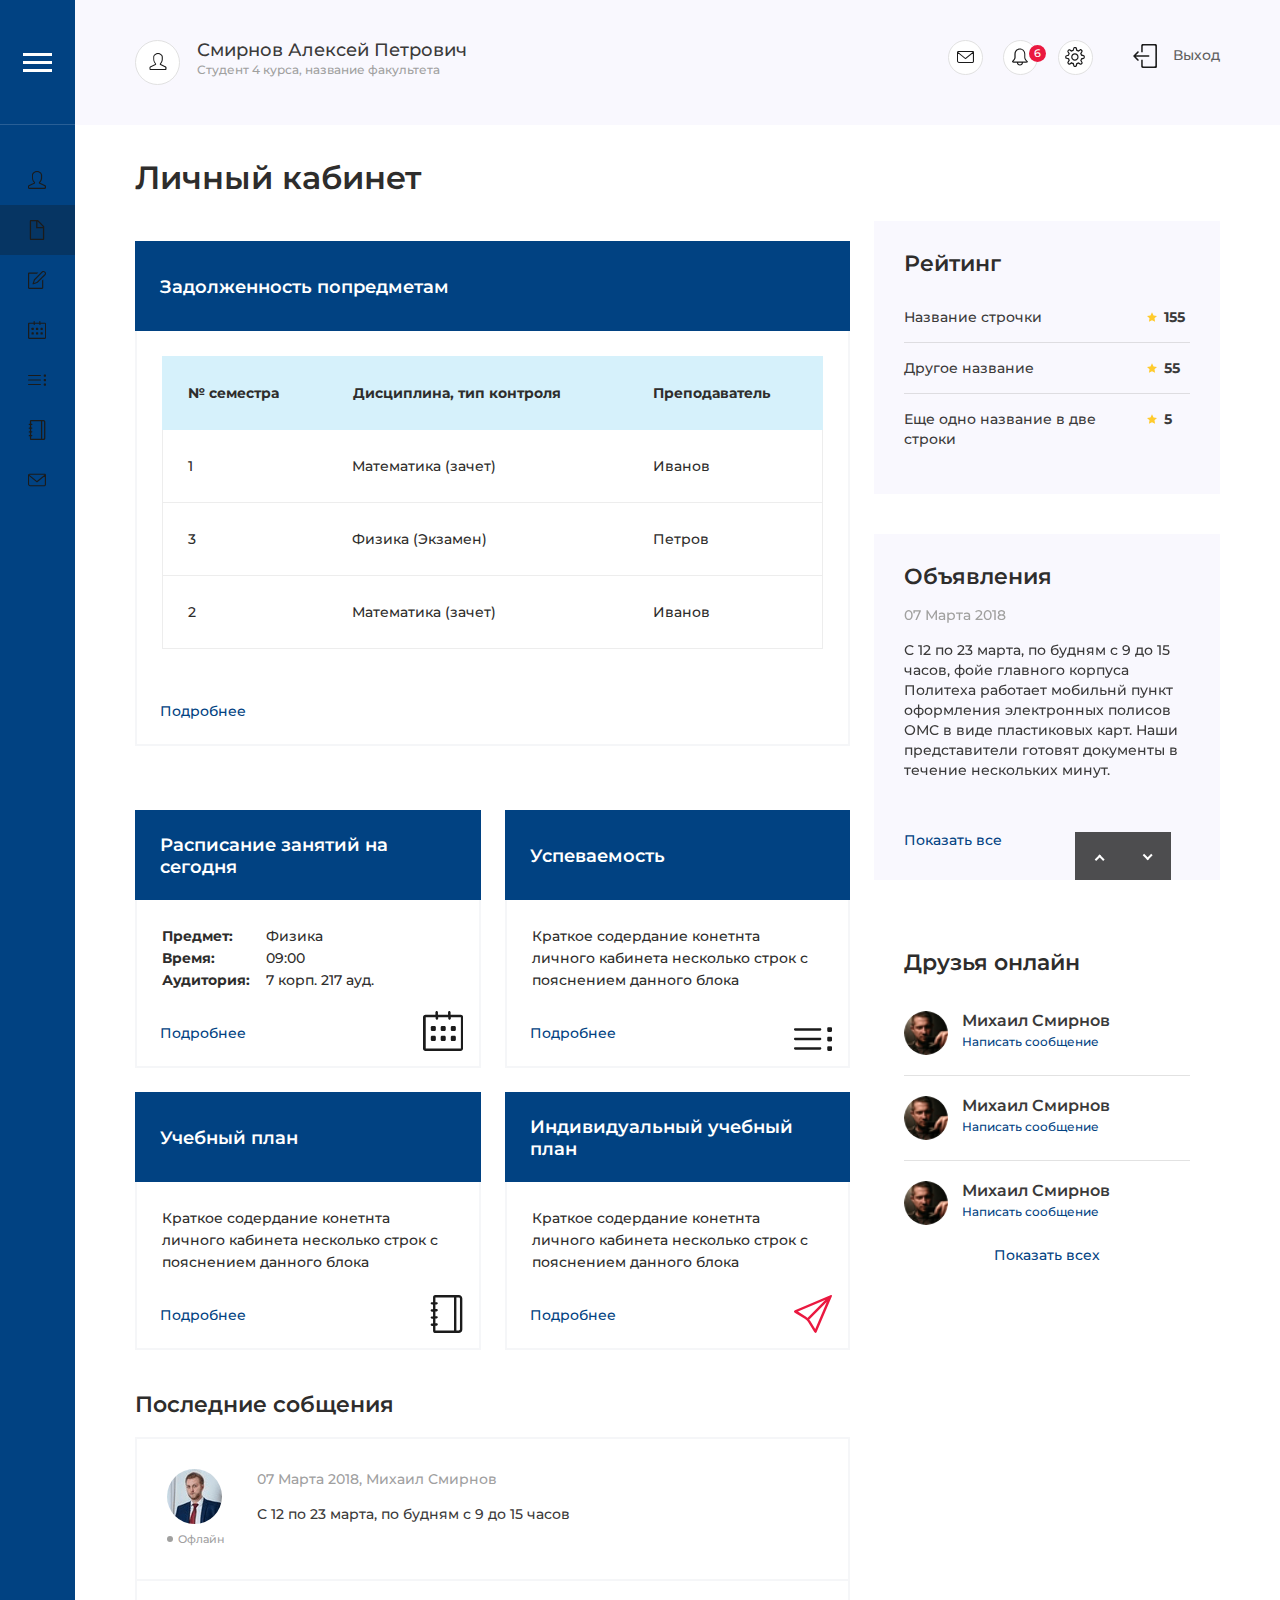
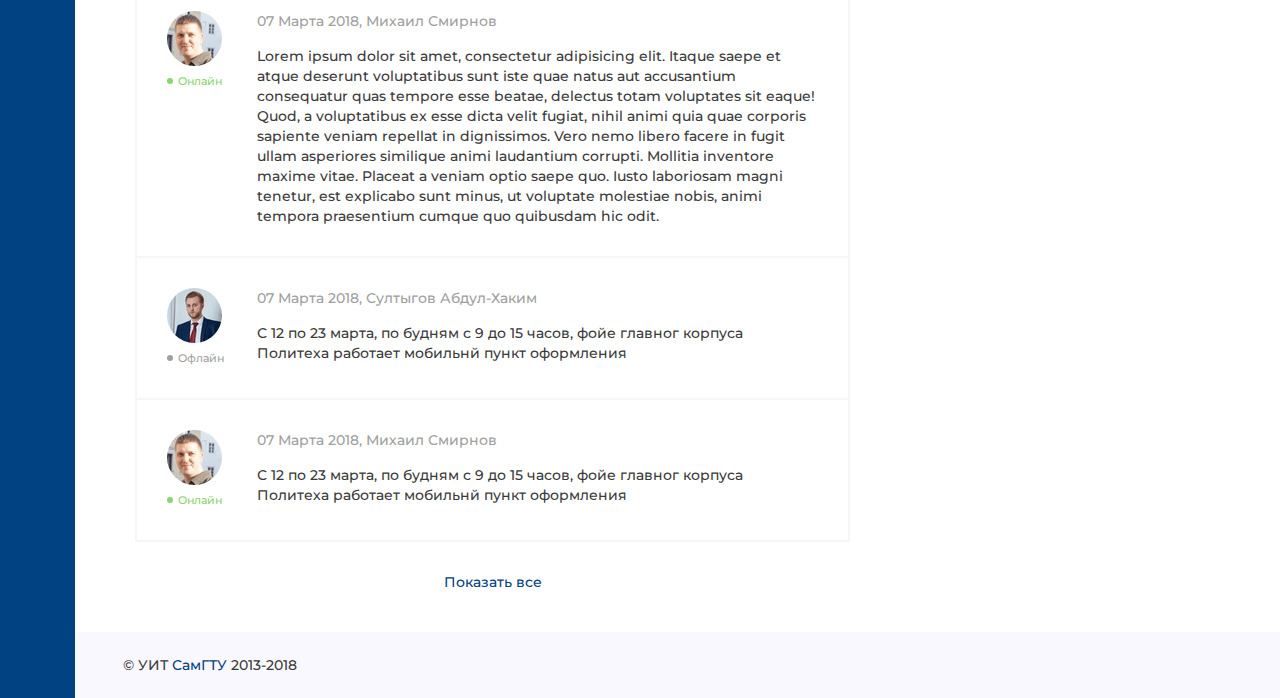
<file: index.html>
<!DOCTYPE html>
<html lang="ru">
<head>
	<meta charset="UTF-8">
	<meta name="viewport" content="width=device-width, initial-scale=1.0">
	<title>Document</title>
	<link rel="stylesheet" href="/css/libs.css">
	<link rel="stylesheet" href="/css/main.css">
</head>
<body>
  <div class="header">
    
    <div class="header-sidebar">
      <div class="sidebar-content">
        <button class="toggle-menu" type="button"></button>
        <img class="logo" src="img/logo.svg" alt="">
      </div>
    </div>
    <div class="header-content">
      <div class="wrapper">
        <div class="container-fluid">
          
          <div class="current-user hidden-xs"><!-- current-user -->
            <div class="current-user__icon-box">
              <svg class="current-user__icon"><use xlink:href="/img/sprite.svg#icon-user"></use></svg>
            </div>
            <div class="current-user__meta">
              <div class="current-user__name">Смирнов Алексей Петрович</div>
              <div class="current-user__info">Студент 4 курса, название факультета</div>
            </div>
          </div><!-- .current-user -->

          <a href="#" class="logout hidden-xs">
            <svg class="logout__icon"><use xlink:href="/img/sprite.svg#icon-logout"></use></svg><span class="logout__text">Выход</span>
          </a>

          <div class="header-links">
            <div class="header-link__item hidden-xs">
              <a href="#" class="header-link">
                <svg class="header-link__icon header-link__icon--email"><use xlink:href="/img/sprite.svg#icon-email"></use></svg>
              </a>
            </div>
            <div class="header-link__item">
              <div class="header-link has-popup">
                <svg class="header-link__icon header-link__icon--notification"><use xlink:href="/img/sprite.svg#icon-notification"></use></svg>
                <span class="header-link__label-count">6</span>
              </div>
              <div class="popup-dropdown">
                <div class="popup-dropdown__header">Уведомления</div>
                <div class="popup-dropdown__content">
                  <div class="notification">
                    <div class="notification__avatar">
                      <img src="content/ava2.png" alt="">
                    </div>
                    <div class="notification__content">
                      <a href="#">
                        <b>Памяти Честера Беннингтона Linkin Park Самара</b>
                      </a> опубликовало новую запись
                      <a href="#">Статья о благотворительной работе Честера и...</a>
                      <div class="notification__date">23 мая 17:45</div>
                    </div>
                  </div>
                  <div class="notification">
                    <div class="notification__avatar">
                      <div class="default-photo">
                        <svg class="icon icon-user">
                          <use xlink:href="/img/sprite.svg#icon-user"></use>
                        </svg>
                      </div>
                    </div>
                    <div class="notification__content">
                      <a href="#">
                        <b>Наталья Лукашина</b>
                      </a> впервые за долгое время опубликовало новую запись
                      <div class="notification__date">22 мая 18:24</div>
                    </div>
                  </div>
                </div>
                <a href="#" class="popup-dropdown__footer">Показать все</a>
              </div>
            </div>
            <div class="header-link__item">
              <a href="#" class="header-link">
                <svg class="header-link__icon header-link__icon--config"><use xlink:href="/img/sprite.svg#icon-config"></use></svg>
              </a>
            </div>
          </div>

        </div>
      </div>
    </div>

  </div>
  <div class="page-container clearfix">
    <div class="sidebar">
      <div class="sidebar-content">
        <div class="sidebar-header visible-xs-block">
          <div class="current-user"><!-- current-user -->
            <div class="current-user__icon-box">
              <svg class="current-user__icon"><use xlink:href="/img/sprite.svg#icon-user"></use></svg>
            </div>
            <div class="current-user__meta">
              <div class="current-user__name">Смирнов Алексей Петрович</div>
              <div class="current-user__info">Студент 4 курса, название факультета</div>
            </div>
          </div><!-- .current-user -->
          <a href="#" class="logout">
            <svg class="logout__icon"><use xlink:href="/img/sprite.svg#icon-logout"></use></svg><span class="logout__text">Выход</span>
          </a>
        </div>
        <ul class="main-menu">
          <li class="main-menu__item">
            <a href="#" class="main-menu__link">
              <svg class="main-menu__icon main-menu__icon--user"><use xlink:href="/img/sprite.svg#icon-user"></use></svg>
              <span class="main-menu__item-name">Портфолио</span>
            </a>
          </li>
          <li class="main-menu__item main-menu__item--active">
            <a href="#" class="main-menu__link">
              <svg class="main-menu__icon main-menu__icon--document"><use xlink:href="/img/sprite.svg#icon-document"></use></svg>
              <span class="main-menu__item-name">Документы</span>
            </a>
          </li>
          <li class="main-menu__item">
            <a href="#" class="main-menu__link">
              <svg class="main-menu__icon main-menu__icon--questionnaire"><use xlink:href="/img/sprite.svg#icon-questionnaire"></use></svg>
              <span class="main-menu__item-name">Анкетирование</span>
            </a>
          </li>
          <li class="main-menu__item">
            <a href="#" class="main-menu__link">
              <svg class="main-menu__icon main-menu__icon--calendar"><use xlink:href="/img/sprite.svg#icon-calendar"></use></svg>
              <span class="main-menu__item-name">Расписание</span>
            </a>
          </li>
          <li class="main-menu__item main-menu__item--has-dropdown">
            <a href="#" class="main-menu__link">
              <svg class="main-menu__icon main-menu__icon--list"><use xlink:href="/img/sprite.svg#icon-list"></use></svg>
              <span class="main-menu__item-name">Успеваемость</span>
            </a>
            <ul class="main-menu-dropdown">
              <li class="main-menu-dropdown__item"><a class="main-menu-dropdown__link" href="#">Издательство "Лань"</a></li>
              <li class="main-menu-dropdown__item"><a class="main-menu-dropdown__link" href="#">Scopus - база данных рефератов и цитирования</a></li>
              <li class="main-menu-dropdown__item"><a class="main-menu-dropdown__link" href="#">База данных CASC – Коллекция компьютерных и прикладных наук компании EBSCO Publishing</a></li>
            </ul>
          </li>
          <li class="main-menu__item">
            <a href="#" class="main-menu__link">
              <svg class="main-menu__icon main-menu__icon--notebook"><use xlink:href="/img/sprite.svg#icon-notebook"></use></svg>
              <span class="main-menu__item-name">Ученбный план</span>
            </a>
          </li>
          <li class="main-menu__item">
            <a href="#" class="main-menu__link">
              <svg class="main-menu__icon main-menu__icon--email"><use xlink:href="/img/sprite.svg#icon-email"></use></svg>
              <span class="main-menu__item-name">Сообщения</span>
            </a>
          </li>
        </ul>
      </div>
    </div>
    <div class="page-content">
      <div class="main">
        <div class="wrapper">
          <div class="container-fluid">
<h1>Личный кабинет</h1>
<div class="row">
  <div class="col-md-8">
    <br>
    <div class="tile-categories__item">
      <div class="tile-categories__item-name">
        <span>Задолженность попредметам</span>
      </div>
      <div class="tile-categories__item-container">
        <div class="tile-categories__item-content">
          <div class="text-block">
            <table class="responcive-tbl">
              <thead>
                <tr>
                  <th>№ семестра</th>
                  <th>Дисциплина, тип контроля</th>
                  <th>Преподаватель</th>
                </tr>
              </thead>
              <tbody>
                <tr>
                  <td>1</td>
                  <td>Математика (зачет)</td>
                  <td>Иванов</td>
                </tr>
                <tr>
                  <td>3</td>
                  <td>Физика (Экзамен)</td>
                  <td>Петров</td>
                </tr>
                <tr>
                  <td>2</td>
                  <td>Математика (зачет)</td>
                  <td>Иванов</td>
                </tr>
              </tbody>
            </table>
          </div>
        </div>
        <a href="#" class="tile-categories__item-readmore">Подробнее</a>
      </div>
    </div>

    <br><br>
    <div class="tile-categories row">
      <div class="col-sm-6">
        <div class="tile-categories__item">
          <div class="tile-categories__item-name"><span>Расписание занятий на сегодня</span></div>
          <div class="tile-categories__item-container">
            <div class="tile-categories__item-content">
              <div class="shcedule-preview">
                <p><b>Предмет:</b> Физика</p>
                <p><b>Время:</b> 09:00</p>
                <p><b>Аудитория:</b> 7 корп. 217 ауд.</p>
              </div>
            </div>
            <a href="#" class="tile-categories__item-readmore">Подробнее</a>
            <svg class="tile-categories__icon tile-categories__icon--calendar"><use xlink:href="/img/sprite.svg#icon-calendar"></use></svg>
          </div>
        </div>
      </div>
      <div class="col-sm-6">
        <div class="tile-categories__item">
          <div class="tile-categories__item-name"><span>Успеваемость</span></div>
          <div class="tile-categories__item-container">
            <div class="tile-categories__item-content">
              Краткое содердание конетнта личного кабинета несколько строк с пояснением данного блока
            </div>
            <a href="#" class="tile-categories__item-readmore">Подробнее</a>
            <svg class="tile-categories__icon tile-categories__icon--list"><use xlink:href="/img/sprite.svg#icon-list"></use></svg>
          </div>
        </div>
      </div>
    </div>
    <div class="tile-categories row">
      <div class="col-sm-6">
        <div class="tile-categories__item">
          <div class="tile-categories__item-name"><span>Учебный план</span></div>
          <div class="tile-categories__item-container">
            <div class="tile-categories__item-content">
              Краткое содердание конетнта личного кабинета несколько строк с пояснением данного блока
            </div>
            <a href="#" class="tile-categories__item-readmore">Подробнее</a>
            <svg class="tile-categories__icon tile-categories__icon--notebook"><use xlink:href="/img/sprite.svg#icon-notebook"></use></svg>
          </div>
        </div>
      </div>
      <div class="col-sm-6">
        <div class="tile-categories__item">
          <div class="tile-categories__item-name"><span>Индивидуальный учебный план</span></div>
          <div class="tile-categories__item-container">
            <div class="tile-categories__item-content">
              Краткое содердание конетнта личного кабинета несколько строк с пояснением данного блока
            </div>
            <a href="#" class="tile-categories__item-readmore">Подробнее</a>
            <svg class="tile-categories__icon tile-categories__icon--airplane"><use xlink:href="/img/sprite.svg#icon-airplane"></use></svg>
          </div>
        </div>
      </div>
    </div>

    <h2>Последние собщения</h2>
    <div class="latest-messages"><!-- latest-messages -->
      <div class="message-list"><!-- message-list -->
        <div class="message"><!-- message -->
          <div class="message__user">
            <div class="message__user-avatar"><img src="content/ava2.png" alt=""></div>
            <div class="message__autor">07 Марта 2018,<br> Михаил Смирнов</div>
            <div class="message__online-status">Офлайн</div>
          </div>
          <div class="message__meta">
            <div class="message__autor">07 Марта 2018, Михаил Смирнов</div>
            <div class="message__text">
              С 12 по 23 марта, по будням с 9 до 15 часов
            </div>
          </div>
        </div><!-- .message -->
        <div class="message"><!-- message -->
          <div class="message__user">
            <div class="message__user-avatar"><img src="content/ava3.png" alt=""></div>
            <div class="message__autor">07 Марта 2018,<br> Михаил Смирнов</div>
            <div class="message__online-status message__online-status--online">Онлайн</div>
          </div>
          <div class="message__meta">
            <div class="message__autor">07 Марта 2018, Михаил Смирнов</div>
            <div class="message__text">
              Lorem ipsum dolor sit amet, consectetur adipisicing elit. Itaque saepe et atque deserunt voluptatibus sunt iste quae natus aut accusantium consequatur quas tempore esse beatae, delectus totam voluptates sit eaque!
              Quod, a voluptatibus ex esse dicta velit fugiat, nihil animi quia quae corporis sapiente veniam repellat in dignissimos. Vero nemo libero facere in fugit ullam asperiores similique animi laudantium corrupti.
              Mollitia inventore maxime vitae. Placeat a veniam optio saepe quo. Iusto laboriosam magni tenetur, est explicabo sunt minus, ut voluptate molestiae nobis, animi tempora praesentium cumque quo quibusdam hic odit.
            </div>
          </div>
        </div><!-- .message -->
        <div class="message"><!-- message -->
          <div class="message__user">
            <div class="message__user-avatar"><img src="content/ava2.png" alt=""></div>
            <div class="message__autor">07 Марта 2018,<br> Султыгов Абдул-Хаким</div>
            <div class="message__online-status">Офлайн</div>
          </div>
          <div class="message__meta">
            <div class="message__autor">07 Марта 2018, Султыгов Абдул-Хаким </div>
            <div class="message__text">
              С 12 по 23 марта, по будням с 9 до 15 часов, фойе главног корпуса Политеха работает мобильнй пункт оформления
            </div>
          </div>
        </div><!-- .message -->
        <div class="message"><!-- message -->
          <div class="message__user">
            <div class="message__user-avatar"><img src="content/ava3.png" alt=""></div>
            <div class="message__autor">07 Марта 2018,<br> Михаил Смирнов</div>
            <div class="message__online-status message__online-status--online">Онлайн</div>
          </div>
          <div class="message__meta">
            <div class="message__autor">07 Марта 2018, Михаил Смирнов</div>
            <div class="message__text">
              С 12 по 23 марта, по будням с 9 до 15 часов, фойе главног корпуса Политеха работает мобильнй пункт оформления
            </div>
          </div>
        </div><!-- .message -->
      </div><!-- .message-list -->
      <center><a href="#" class="read-more">Показать все</a></center>
    </div><!-- .latest-messages -->

  </div>
  <div class="col-md-4">
    <!-- side-block -->
    <div class="side-block side-block--bg--magnolia">
      <h2 class="side-block__title">Рейтинг</h2>
      <div class="ratings-list"><!-- ratings-list -->
        <div class="rating-item"><!-- rating-item -->
          <div class="rating-item__name">Название строчки</div>
          <div class="rating-item__num">
            <svg class="rating-item__icon"><use xlink:href="/img/sprite.svg#icon-star"></use></svg>155
          </div>
        </div><!-- .rating-item -->
        <div class="rating-item"><!-- rating-item -->
          <div class="rating-item__name">Другое название</div>
          <div class="rating-item__num">
            <svg class="rating-item__icon"><use xlink:href="/img/sprite.svg#icon-star"></use></svg>55
          </div>
        </div><!-- .rating-item -->
        <div class="rating-item"><!-- rating-item -->
          <div class="rating-item__name">Еще одно название в две строки</div>
          <div class="rating-item__num">
            <svg class="rating-item__icon"><use xlink:href="/img/sprite.svg#icon-star"></use></svg>5
          </div>
        </div><!-- .rating-item -->
      </div><!-- .ratings-list -->
    </div>
    <!-- .side-block -->
      
    <!-- side-block -->
    <div class="side-block side-block--bg--magnolia">
      <h2 class="side-block__title">Объявления</h2>
      <div class="announcing"><!-- announcing -->
        <div class="announcing-item"><!-- announcing-item -->
          <div class="announcing-item__date">07 Марта 2018</div>
          <div class="announcing-item__text">
            С 12 по 23 марта, по будням с 9 до 15 часов, фойе главного корпуса Политеха работает мобильнй пункт оформления электронных полисов ОМС в виде пластиковых карт. Наши представители готовят документы в течение нескольких минут.
          </div>
        </div><!-- .announcing-item -->
        <div class="announcing-item"><!-- announcing-item -->
          <div class="announcing-item__date">08 Марта 2018</div>
          <div class="announcing-item__text">
            Lorem ipsum dolor sit amet consectetur adipisicing elit. Adipisci accusamus similique quaerat delectus! Inventore, quaerat ut nihil velit corporis labore aliquam explicabo dicta error unde, consequuntur animi, esse itaque veritatis.
          </div>
        </div><!-- .announcing-item -->
        <div class="announcing-item"><!-- announcing-item -->
          <div class="announcing-item__date">09 Марта 2018</div>
          <div class="announcing-item__text">
            Lorem ipsum, dolor sit amet consectetur adipisicing elit. Itaque soluta iusto minima autem reiciendis eius sunt voluptatem, beatae possimus exercitationem officia magnam rerum modi ex maxime ea corrupti numquam dicta.
            Minima voluptatum placeat vel aspernatur fuga autem, reprehenderit magni ut soluta incidunt, magnam fugiat quam! Fugit quasi enim harum neque exercitationem rerum, nemo necessitatibus incidunt temporibus est ratione, nostrum dolores!
            Iure quia explicabo alias accusamus adipisci. Consectetur, culpa nulla. Non ipsam culpa aperiam odit voluptas dolore corrupti voluptate quae iusto, nemo tempore, ipsa modi ut alias vitae rem exercitationem expedita!
          </div>
        </div><!-- .announcing-item -->
      </div><!-- .announcing -->
      <a href="#" class="read-more">Показать все</a>
    </div>
    <!-- .side-block -->

    <!-- side-block -->
    <div class="side-block">
      <h2 class="side-block__title">Друзья онлайн</h2>
      <div class="friend-list">
        <div class="friend">
          <div class="friend__avatar"><a href="#"><img src="content/ava1.png" alt=""></a></div>
          <div class="friend__meta">
            <div class="friend__name"><a href="#">Михаил Смирнов</a></div>
            <a href="#" class="friend__to-text">Написать сообщение</a>
          </div>
        </div>
        <div class="friend">
          <div class="friend__avatar"><a href="#"><img src="content/ava1.png" alt=""></a></div>
          <div class="friend__meta">
            <div class="friend__name"><a href="#">Михаил Смирнов</a></div>
            <a href="#" class="friend__to-text">Написать сообщение</a>
          </div>
        </div>
        <div class="friend">
          <div class="friend__avatar"><a href="#"><img src="content/ava1.png" alt=""></a></div>
          <div class="friend__meta">
            <div class="friend__name"><a href="#">Михаил Смирнов</a></div>
            <a href="#" class="friend__to-text">Написать сообщение</a>
          </div>
        </div>
      </div>
      <center><a href="#" class="read-more">Показать всех</a></center>
    </div>
    <!-- .side-block -->
  </div>
</div>
          </div>
        </div>
      </div>
      <div class="footer">
        <div class="wrapper">© УИТ <a href="#">СамГТУ</a> 2013-2018</div>
      </div>
    </div>
  </div>
  <div class="hidden">
    <form action="/" id="new_ticket_create" class="login-form">
      <div class="form__title">Новое сообщение</div>
      <div class="fl-row">
        <label>Тема</label>
        <input type="text" name="" id="">
      </div>
      <div class="fl-row">
        <label for="">Сообщение</label>
        <textarea name="" id="" cols="30" rows="10"></textarea>
      </div>
      <div class="fl-row">
        <input type="file" name="" id="">
        <div class="file-fl-note">Поддерживаются файлы формата jpg,png,gif,pdf,rtf,doc,docx,txt размером не более 5 мб.</div>
      </div>
      <div class="form-sumb">
        <input type="submit" class="styled-button styled-button--red styled-button--solid styled-button--center" value="Отправить">
      </div>
    </form>
  </div>
	<script type="text/javascript" src="/js/libs.js"></script>
	<script type="text/javascript" src="/js/main.js"></script>
</body>
</html>
</file>
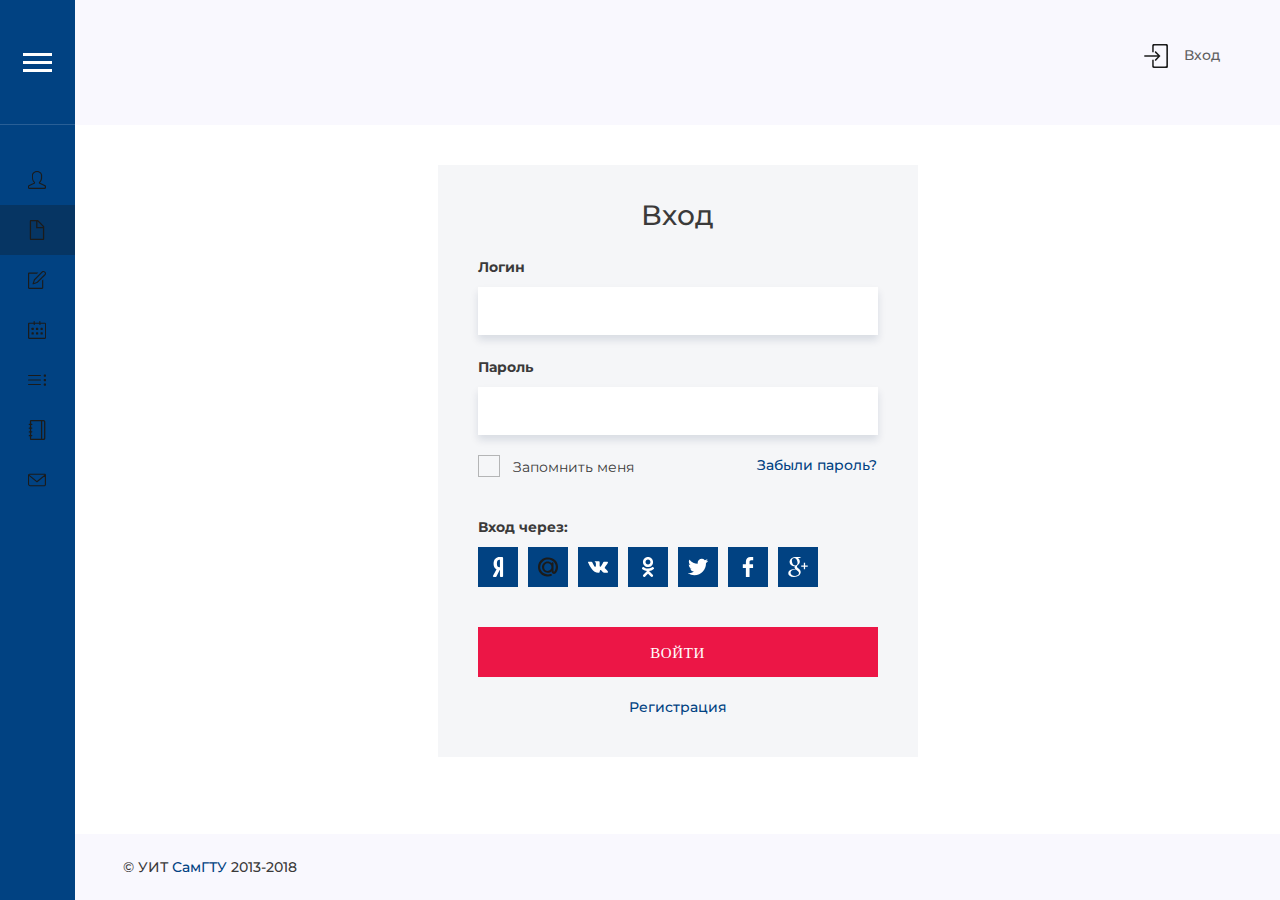
<file: login.html>
<!DOCTYPE html>
<html lang="ru">
<head>
	<meta charset="UTF-8">
	<meta name="viewport" content="width=device-width, initial-scale=1.0">
	<title>Document</title>
	<link rel="stylesheet" href="/css/libs.css">
	<link rel="stylesheet" href="/css/main.css">
</head>
<body>
  <div class="header header--empty">
    
    <div class="header-sidebar">
      <div class="sidebar-content">
        <button class="toggle-menu" type="button"></button>
        <img class="logo" src="img/logo.svg" alt="">
      </div>
    </div>
    <div class="header-content">
      <div class="wrapper">
        <div class="container-fluid">
          
          <a href="#" class="logout hidden-xs">
            <svg class="logout__icon"><use xlink:href="/img/sprite.svg#icon-login"></use></svg><span class="logout__text">Вход</span>
          </a>

        </div>
      </div>
    </div>

  </div>
  <div class="page-container clearfix">
    <div class="sidebar">
      <div class="sidebar-content">
        <div class="sidebar-header visible-xs-block">
          <div class="current-user"><!-- current-user -->
            <div class="current-user__icon-box">
              <svg class="current-user__icon"><use xlink:href="/img/sprite.svg#icon-user"></use></svg>
            </div>
            <div class="current-user__meta">
              <div class="current-user__name">Смирнов Алексей Петрович</div>
              <div class="current-user__info">Студент 4 курса, название факультета</div>
            </div>
          </div><!-- .current-user -->
          <a href="#" class="logout">
            <svg class="logout__icon"><use xlink:href="/img/sprite.svg#icon-logout"></use></svg><span class="logout__text">Выход</span>
          </a>
        </div>
        <ul class="main-menu">
          <li class="main-menu__item">
            <a href="#" class="main-menu__link">
              <svg class="main-menu__icon main-menu__icon--user"><use xlink:href="/img/sprite.svg#icon-user"></use></svg>
              <span class="main-menu__item-name">Портфолио</span>
            </a>
          </li>
          <li class="main-menu__item main-menu__item--active">
            <a href="#" class="main-menu__link">
              <svg class="main-menu__icon main-menu__icon--document"><use xlink:href="/img/sprite.svg#icon-document"></use></svg>
              <span class="main-menu__item-name">Документы</span>
            </a>
          </li>
          <li class="main-menu__item">
            <a href="#" class="main-menu__link">
              <svg class="main-menu__icon main-menu__icon--questionnaire"><use xlink:href="/img/sprite.svg#icon-questionnaire"></use></svg>
              <span class="main-menu__item-name">Анкетирование</span>
            </a>
          </li>
          <li class="main-menu__item">
            <a href="#" class="main-menu__link">
              <svg class="main-menu__icon main-menu__icon--calendar"><use xlink:href="/img/sprite.svg#icon-calendar"></use></svg>
              <span class="main-menu__item-name">Расписание</span>
            </a>
          </li>
          <li class="main-menu__item main-menu__item--has-dropdown">
            <a href="#" class="main-menu__link">
              <svg class="main-menu__icon main-menu__icon--list"><use xlink:href="/img/sprite.svg#icon-list"></use></svg>
              <span class="main-menu__item-name">Успеваемость</span>
            </a>
            <ul class="main-menu-dropdown">
              <li class="main-menu-dropdown__item"><a class="main-menu-dropdown__link" href="#">Издательство "Лань"</a></li>
              <li class="main-menu-dropdown__item"><a class="main-menu-dropdown__link" href="#">Scopus - база данных рефератов и цитирования</a></li>
              <li class="main-menu-dropdown__item"><a class="main-menu-dropdown__link" href="#">База данных CASC – Коллекция компьютерных и прикладных наук компании EBSCO Publishing</a></li>
            </ul>
          </li>
          <li class="main-menu__item">
            <a href="#" class="main-menu__link">
              <svg class="main-menu__icon main-menu__icon--notebook"><use xlink:href="/img/sprite.svg#icon-notebook"></use></svg>
              <span class="main-menu__item-name">Ученбный план</span>
            </a>
          </li>
          <li class="main-menu__item">
            <a href="#" class="main-menu__link">
              <svg class="main-menu__icon main-menu__icon--email"><use xlink:href="/img/sprite.svg#icon-email"></use></svg>
              <span class="main-menu__item-name">Сообщения</span>
            </a>
          </li>
        </ul>
      </div>
    </div>
    <div class="page-content">
      <div class="main">
        <div class="wrapper">
          <div class="container-fluid">
<form action="/" class="login-form">
  <div class="form-title">Вход</div>
  <div class="fl-row">
    <label>Логин</label>
    <input type="text" name="" id="">
  </div>
  <div class="fl-row">
    <label>Пароль</label>
    <input type="password" name="" id="">
  </div>
  <div class="row">
    <div class="col-xs-7">
      <div class="custom-check">
        <input type="checkbox" name="check" id="check1">
        <label for="check1">Запомнить меня</label>
      </div>
    </div>
    <div class="col-xs-5 right-text">
      <a href="#">Забыли пароль?</a>
    </div>
  </div>
  <br>
  <div class="fl-row">
    <label>Вход через:</label>
     <div class="social-login">
        <a href="#"><svg class="icon-yandex-social"><use xlink:href="/img/sprite.svg#icon-yandex-social"></use></svg></a>
        <a href="#"><svg class="icon-mailru-social"><use xlink:href="/img/sprite.svg#icon-mailru-social"></use></svg></a>
        <a href="#"><svg class="icon-vk-social"><use xlink:href="/img/sprite.svg#icon-vk-social"></use></svg></a>
        <a href="#"><svg class="icon-ok-social"><use xlink:href="/img/sprite.svg#icon-ok-social"></use></svg></a>
        <a href="#"><svg class="icon-twitter-social"><use xlink:href="/img/sprite.svg#icon-twitter-social"></use></svg></a>
        <a href="#"><svg class="icon-facebook-social"><use xlink:href="/img/sprite.svg#icon-facebook-social"></use></svg></a>
        <a href="#"><svg class="icon-google-plus-social"><use xlink:href="/img/sprite.svg#icon-google-plus-social"></use></svg></a>
     </div>
  </div>
  <br>
  <div class="form-sumb">
    <input type="submit" class="styled-button styled-button--red styled-button--solid styled-button--w100" value="Войти">
    <a href="#">Регистрация</a>
  </div>
</form>
          </div>
        </div>
      </div>
      <div class="footer">
        <div class="wrapper">© УИТ <a href="#">СамГТУ</a> 2013-2018</div>
      </div>
    </div>
  </div>
  <div class="hidden">
    <form action="/" id="new_ticket_create" class="login-form">
      <div class="form__title">Новое сообщение</div>
      <div class="fl-row">
        <label>Тема</label>
        <input type="text" name="" id="">
      </div>
      <div class="fl-row">
        <label for="">Сообщение</label>
        <textarea name="" id="" cols="30" rows="10"></textarea>
      </div>
      <div class="fl-row">
        <input type="file" name="" id="">
        <div class="file-fl-note">Поддерживаются файлы формата jpg,png,gif,pdf,rtf,doc,docx,txt размером не более 5 мб.</div>
      </div>
      <div class="form-sumb">
        <input type="submit" class="styled-button styled-button--red styled-button--solid styled-button--center" value="Отправить">
      </div>
    </form>
  </div>
	<script type="text/javascript" src="/js/libs.js"></script>
	<script type="text/javascript" src="/js/main.js"></script>
</body>
</html>
</file>
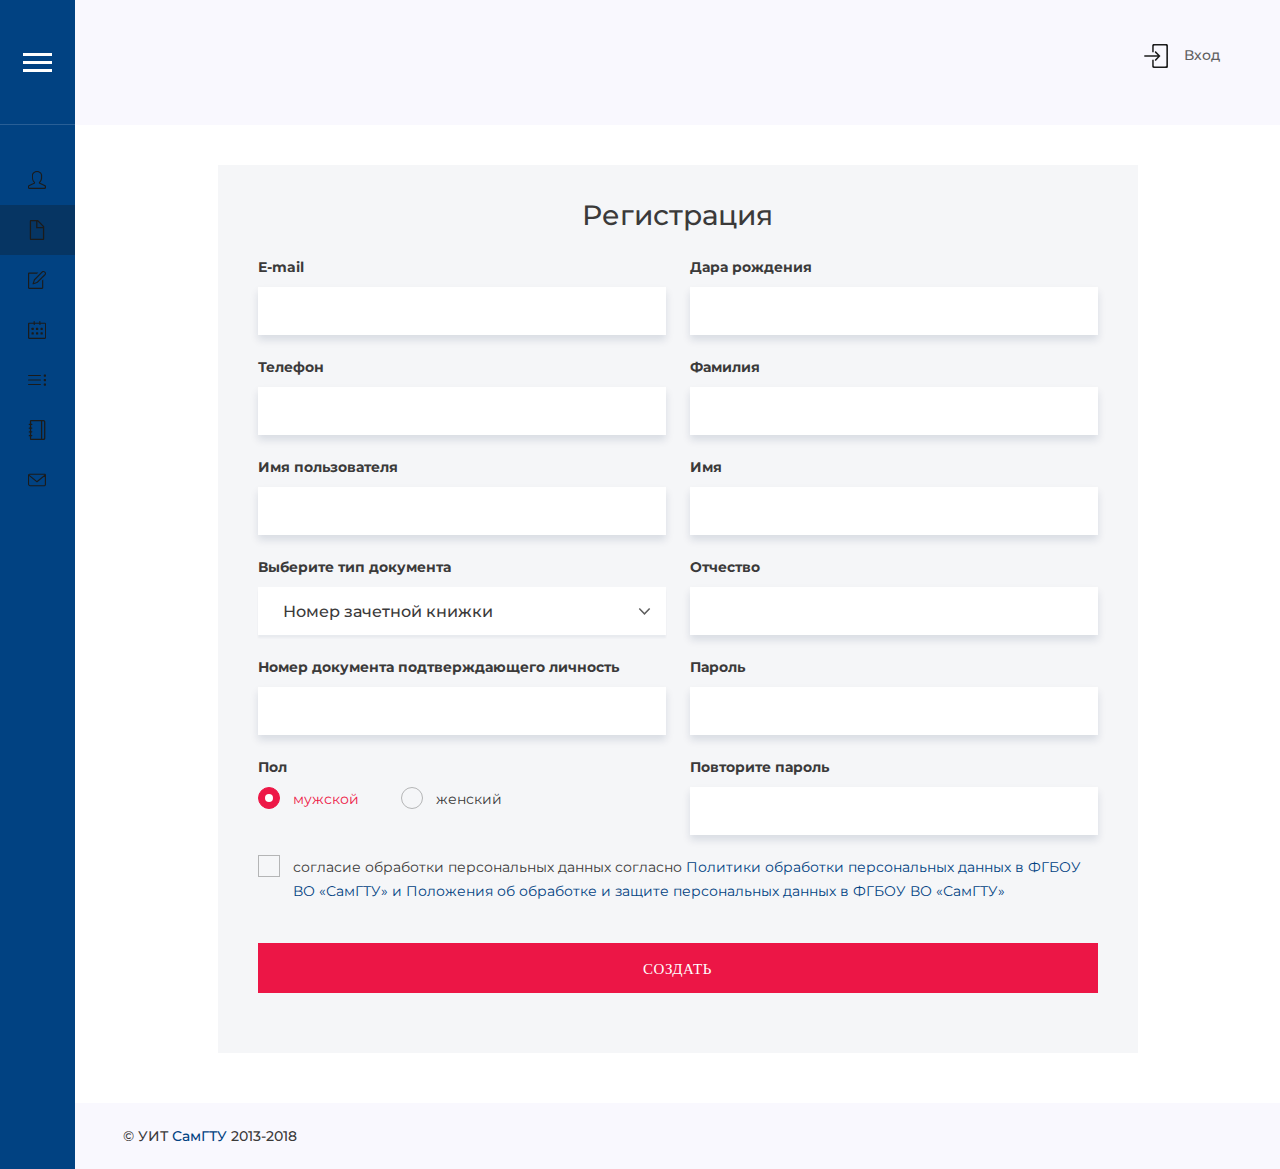
<file: register.html>
<!DOCTYPE html>
<html lang="ru">
<head>
	<meta charset="UTF-8">
	<meta name="viewport" content="width=device-width, initial-scale=1.0">
	<title>Document</title>
	<link rel="stylesheet" href="../css/libs.css">
	<link rel="stylesheet" href="../css/main.css">
</head>
<body>
  <div class="header header--empty">
    
    <div class="header-sidebar">
      <div class="sidebar-content">
        <button class="toggle-menu" type="button"></button>
        <img class="logo" src="img/logo.svg" alt="">
      </div>
    </div>
    <div class="header-content">
      <div class="wrapper">
        <div class="container-fluid">
          
          <a href="#" class="logout hidden-xs">
            <svg class="logout__icon"><use xlink:href="/img/sprite.svg#icon-login"></use></svg><span class="logout__text">Вход</span>
          </a>

        </div>
      </div>
    </div>

  </div>
  <div class="page-container clearfix">
    <div class="sidebar">
      <div class="sidebar-content">
        <div class="sidebar-header visible-xs-block">
          <div class="current-user"><!-- current-user -->
            <div class="current-user__icon-box">
              <svg class="current-user__icon"><use xlink:href="/img/sprite.svg#icon-user"></use></svg>
            </div>
            <div class="current-user__meta">
              <div class="current-user__name">Смирнов Алексей Петрович</div>
              <div class="current-user__info">Студент 4 курса, название факультета</div>
            </div>
          </div><!-- .current-user -->
          <a href="#" class="logout">
            <svg class="logout__icon"><use xlink:href="/img/sprite.svg#icon-logout"></use></svg><span class="logout__text">Выход</span>
          </a>
        </div>
        <ul class="main-menu">
          <li class="main-menu__item">
            <a href="#" class="main-menu__link">
              <svg class="main-menu__icon main-menu__icon--user"><use xlink:href="/img/sprite.svg#icon-user"></use></svg>
              <span class="main-menu__item-name">Портфолио</span>
            </a>
          </li>
          <li class="main-menu__item main-menu__item--active">
            <a href="#" class="main-menu__link">
              <svg class="main-menu__icon main-menu__icon--document"><use xlink:href="/img/sprite.svg#icon-document"></use></svg>
              <span class="main-menu__item-name">Документы</span>
            </a>
          </li>
          <li class="main-menu__item">
            <a href="#" class="main-menu__link">
              <svg class="main-menu__icon main-menu__icon--questionnaire"><use xlink:href="/img/sprite.svg#icon-questionnaire"></use></svg>
              <span class="main-menu__item-name">Анкетирование</span>
            </a>
          </li>
          <li class="main-menu__item">
            <a href="#" class="main-menu__link">
              <svg class="main-menu__icon main-menu__icon--calendar"><use xlink:href="/img/sprite.svg#icon-calendar"></use></svg>
              <span class="main-menu__item-name">Расписание</span>
            </a>
          </li>
          <li class="main-menu__item main-menu__item--has-dropdown">
            <a href="#" class="main-menu__link">
              <svg class="main-menu__icon main-menu__icon--list"><use xlink:href="/img/sprite.svg#icon-list"></use></svg>
              <span class="main-menu__item-name">Успеваемость</span>
            </a>
            <ul class="main-menu-dropdown">
              <li class="main-menu-dropdown__item"><a class="main-menu-dropdown__link" href="#">Издательство "Лань"</a></li>
              <li class="main-menu-dropdown__item"><a class="main-menu-dropdown__link" href="#">Scopus - база данных рефератов и цитирования</a></li>
              <li class="main-menu-dropdown__item"><a class="main-menu-dropdown__link" href="#">База данных CASC – Коллекция компьютерных и прикладных наук компании EBSCO Publishing</a></li>
            </ul>
          </li>
          <li class="main-menu__item">
            <a href="#" class="main-menu__link">
              <svg class="main-menu__icon main-menu__icon--notebook"><use xlink:href="/img/sprite.svg#icon-notebook"></use></svg>
              <span class="main-menu__item-name">Ученбный план</span>
            </a>
          </li>
          <li class="main-menu__item">
            <a href="#" class="main-menu__link">
              <svg class="main-menu__icon main-menu__icon--email"><use xlink:href="/img/sprite.svg#icon-email"></use></svg>
              <span class="main-menu__item-name">Сообщения</span>
            </a>
          </li>
        </ul>
      </div>
    </div>
    <div class="page-content">
      <div class="main">
        <div class="wrapper">
          <div class="container-fluid">


<form action="/" class="login-form login-form--register">
  <div class="form-title">Регистрация</div>
  <div class="row">
    <div class="col-md-6">
      <div class="fl-row">
        <label>Е-mail</label>
        <input type="text" name="" id="">
      </div>
      <div class="fl-row">
        <label>Телефон</label>
        <input type="text" name="" id="">
      </div>
      <div class="fl-row">
        <label>Имя пользователя</label>
        <input type="password" name="" id="">
      </div>
      <div class="fl-row">
        <label>Выберите тип документа</label>
        <select name="" id="">
          <option value="1">Номер зачетной книжки</option>
          <option value="2">Номер пропуска</option>
          <option value="3">Номер паспорта</option>
        </select>
      </div>
      <div class="fl-row">
        <label>Номер документа подтверждающего личность</label>
        <input type="text" name="" id="">
      </div>
      
      <div class="fl-row">
        <label>Пол</label>
        <div class="row">
          <div class="col-md-4">
            <div class="custom-radio">
              <input type="radio" name="radio1" id="radio1" checked="">
              <label for="radio1">мужской</label>
            </div>
          </div>
          <div class="col-md-4">
            <div class="custom-radio">
              <input type="radio" name="radio1" id="radio2">
              <label for="radio2">женский</label>
            </div>
          </div>
        </div>
      </div>
    </div>
    <div class="col-md-6">
      <div class="fl-row">
        <label>Дара рождения</label>
        <input type="password" name="" id="">
      </div>
      <div class="fl-row">
        <label>Фамилия</label>
        <input type="text" name="" id="">
      </div>
      <div class="fl-row">
        <label>Имя</label>
        <input type="password" name="" id="">
      </div>
      <div class="fl-row">
        <label>Отчество</label>
        <input type="password" name="" id="">
      </div>
      <div class="fl-row">
        <label>Пароль</label>
        <input type="password" name="" id="">
      </div>
      <div class="fl-row">
        <label>Повторите пароль</label>
        <input type="password" name="" id="">
      </div>
    </div>
  </div>
  
  
  
  
  
  <div class="fl-row">
    <div class="custom-check">
      <input type="checkbox" name="check" id="check1">
      <label for="check1">согласие обработки персональных данных согласно <a href="#">Политики обработки персональных данных в ФГБОУ ВО «СамГТУ» и Положения об обработке и защите персональных данных в ФГБОУ ВО «СамГТУ»</a></label>
    </div>
  </div>
  <br>
  <div class="form-sumb">
    <input type="submit" class="styled-button styled-button--red styled-button--solid styled-button--w100" value="Создать">
  </div>
</form>


          </div>
        </div>
      </div>
      <div class="footer">
        <div class="wrapper">© УИТ <a href="#">СамГТУ</a> 2013-2018</div>
      </div>
    </div>
  </div>
  <div class="hidden">
    <form action="/" id="new_ticket_create" class="login-form">
      <div class="form__title">Новое сообщение</div>
      <div class="fl-row">
        <label>Тема</label>
        <input type="text" name="" id="">
      </div>
      <div class="fl-row">
        <label for="">Сообщение</label>
        <textarea name="" id="" cols="30" rows="10"></textarea>
      </div>
      <div class="fl-row">
        <input type="file" name="" id="">
        <div class="file-fl-note">Поддерживаются файлы формата jpg,png,gif,pdf,rtf,doc,docx,txt размером не более 5 мб.</div>
      </div>
      <div class="form-sumb">
        <input type="submit" class="styled-button styled-button--red styled-button--solid styled-button--center" value="Отправить">
      </div>
    </form>
  </div>
	<script type="text/javascript" src="../js/libs.js"></script>
	<script type="text/javascript" src="../js/main.js"></script>
</body>
</html>
</file>
<file: css/libs.css>
html{font-family:sans-serif;-ms-text-size-adjust:100%;-webkit-text-size-adjust:100%;font-size:10px;-webkit-tap-highlight-color:rgba(0,0,0,0)}body{margin:0;font-family:"Helvetica Neue",Helvetica,Arial,sans-serif;font-size:14px;line-height:1.42857;color:#333;background-color:#fff}.slick-slide img,article,aside,details,figcaption,figure,footer,header,hgroup,main,menu,nav,section,summary{display:block}audio,canvas,progress,video{display:inline-block;vertical-align:baseline}audio:not([controls]){display:none;height:0}.slick-slide.slick-loading img,[hidden],template{display:none}a{background-color:transparent;color:#337ab7;text-decoration:none}a:active,a:hover{outline:0}abbr[title]{border-bottom:1px dotted}b,strong{font-weight:700}dfn{font-style:italic}h1{font-size:2em;margin:.67em 0}mark{background:#ff0;color:#000}small{font-size:80%}sub,sup{font-size:75%;line-height:0;position:relative;vertical-align:baseline}sup{top:-.5em}sub{bottom:-.25em}img{border:0;vertical-align:middle}svg:not(:root){overflow:hidden}figure{margin:0}hr{-webkit-box-sizing:content-box;box-sizing:content-box;height:0;margin-top:20px;margin-bottom:20px;border:0;border-top:1px solid #eee}pre{overflow:auto}code,kbd,pre,samp{font-family:monospace,monospace;font-size:1em}button,input,optgroup,select,textarea{color:inherit;font:inherit;margin:0}button{overflow:visible}button,select{text-transform:none}button,html input[type=button],input[type=reset],input[type=submit]{-webkit-appearance:button;cursor:pointer}button[disabled],html input[disabled]{cursor:default}button::-moz-focus-inner,input::-moz-focus-inner{border:0;padding:0}input[type=checkbox],input[type=radio]{-webkit-box-sizing:border-box;box-sizing:border-box;padding:0}input[type=number]::-webkit-inner-spin-button,input[type=number]::-webkit-outer-spin-button{height:auto}input[type=search]{-webkit-appearance:textfield;-webkit-box-sizing:content-box;box-sizing:content-box}input[type=search]::-webkit-search-cancel-button,input[type=search]::-webkit-search-decoration{-webkit-appearance:none}fieldset{border:1px solid silver;margin:0 2px;padding:.35em .625em .75em}legend{border:0}textarea{overflow:auto}optgroup{font-weight:700}table{border-collapse:collapse;border-spacing:0}legend,td,th{padding:0}*,:after,:before{-webkit-box-sizing:border-box;box-sizing:border-box}button,input,select,textarea{font-family:inherit;font-size:inherit;line-height:inherit}a:hover{cursor:pointer;color:#23527c}.img-responsive{display:block;max-width:100%;height:auto}.img-rounded{border-radius:6px}.img-thumbnail{padding:4px;line-height:1.42857;background-color:#fff;border:1px solid #ddd;border-radius:4px;-webkit-transition:all .2s ease-in-out;-o-transition:all .2s ease-in-out;transition:all .2s ease-in-out;display:inline-block;max-width:100%;height:auto}.img-circle{border-radius:50%}.sr-only{position:absolute;width:1px;height:1px;margin:-1px;padding:0;overflow:hidden;clip:rect(0,0,0,0);border:0}.sr-only-focusable:active,.sr-only-focusable:focus{position:static;width:auto;height:auto;margin:0;overflow:visible;clip:auto}[role=button]{cursor:pointer}.container,.container-fluid{margin-right:auto;margin-left:auto;padding-left:12px;padding-right:12px}.container:after,.container:before{content:" ";display:table}.container:after{clear:both}.container-fluid:after,.container-fluid:before{content:" ";display:table}.container-fluid:after{clear:both}.row{margin-left:-12px;margin-right:-12px}.row:after,.row:before{content:" ";display:table}.row:after{clear:both}.col-lg-1,.col-lg-10,.col-lg-11,.col-lg-12,.col-lg-2,.col-lg-3,.col-lg-4,.col-lg-5,.col-lg-6,.col-lg-7,.col-lg-8,.col-lg-9,.col-md-1,.col-md-10,.col-md-11,.col-md-12,.col-md-2,.col-md-3,.col-md-4,.col-md-5,.col-md-6,.col-md-7,.col-md-8,.col-md-9,.col-sm-1,.col-sm-10,.col-sm-11,.col-sm-12,.col-sm-2,.col-sm-3,.col-sm-4,.col-sm-5,.col-sm-6,.col-sm-7,.col-sm-8,.col-sm-9,.col-xs-1,.col-xs-10,.col-xs-11,.col-xs-12,.col-xs-2,.col-xs-3,.col-xs-4,.col-xs-5,.col-xs-6,.col-xs-7,.col-xs-8,.col-xs-9{position:relative;min-height:1px;padding-left:12px;padding-right:12px}.col-xs-1,.col-xs-10,.col-xs-11,.col-xs-12,.col-xs-2,.col-xs-3,.col-xs-4,.col-xs-5,.col-xs-6,.col-xs-7,.col-xs-8,.col-xs-9{float:left}.col-xs-1{width:8.33333%}.col-xs-2{width:16.66667%}.col-xs-3{width:25%}.col-xs-4{width:33.33333%}.col-xs-5{width:41.66667%}.col-xs-6{width:50%}.col-xs-7{width:58.33333%}.col-xs-8{width:66.66667%}.col-xs-9{width:75%}.col-xs-10{width:83.33333%}.col-xs-11{width:91.66667%}.col-xs-12{width:100%}.col-xs-pull-0{right:auto}.col-xs-pull-1{right:8.33333%}.col-xs-pull-2{right:16.66667%}.col-xs-pull-3{right:25%}.col-xs-pull-4{right:33.33333%}.col-xs-pull-5{right:41.66667%}.col-xs-pull-6{right:50%}.col-xs-pull-7{right:58.33333%}.col-xs-pull-8{right:66.66667%}.col-xs-pull-9{right:75%}.col-xs-pull-10{right:83.33333%}.col-xs-pull-11{right:91.66667%}.col-xs-pull-12{right:100%}.col-xs-push-0{left:auto}.col-xs-push-1{left:8.33333%}.col-xs-push-2{left:16.66667%}.col-xs-push-3{left:25%}.col-xs-push-4{left:33.33333%}.col-xs-push-5{left:41.66667%}.col-xs-push-6{left:50%}.col-xs-push-7{left:58.33333%}.col-xs-push-8{left:66.66667%}.col-xs-push-9{left:75%}.col-xs-push-10{left:83.33333%}.col-xs-push-11{left:91.66667%}.col-xs-push-12{left:100%}.col-xs-offset-0{margin-left:0%}.col-xs-offset-1{margin-left:8.33333%}.col-xs-offset-2{margin-left:16.66667%}.col-xs-offset-3{margin-left:25%}.col-xs-offset-4{margin-left:33.33333%}.col-xs-offset-5{margin-left:41.66667%}.col-xs-offset-6{margin-left:50%}.col-xs-offset-7{margin-left:58.33333%}.col-xs-offset-8{margin-left:66.66667%}.col-xs-offset-9{margin-left:75%}.col-xs-offset-10{margin-left:83.33333%}.col-xs-offset-11{margin-left:91.66667%}.col-xs-offset-12{margin-left:100%}.clearfix:after,.clearfix:before{content:" ";display:table}.clearfix:after{clear:both}.center-block{display:block;margin-left:auto;margin-right:auto}.pull-right{float:right!important}.pull-left{float:left!important}.hide{display:none!important}.show{display:block!important}.invisible{visibility:hidden}.text-hide{font:0/0 a;color:transparent;text-shadow:none;background-color:transparent;border:0}.hidden{display:none!important}.affix{position:fixed}@-ms-viewport{width:device-width}.visible-lg,.visible-lg-block,.visible-lg-inline,.visible-lg-inline-block,.visible-md,.visible-md-block,.visible-md-inline,.visible-md-inline-block,.visible-print,.visible-print-block,.visible-print-inline,.visible-print-inline-block,.visible-sm,.visible-sm-block,.visible-sm-inline,.visible-sm-inline-block,.visible-xs,.visible-xs-block,.visible-xs-inline,.visible-xs-inline-block{display:none!important}.slick-list,.slick-slider{position:relative;display:block}.slick-slider{-webkit-box-sizing:border-box;box-sizing:border-box;-webkit-touch-callout:none;-webkit-user-select:none;-moz-user-select:none;-ms-user-select:none;user-select:none;-ms-touch-action:pan-y;touch-action:pan-y;-webkit-tap-highlight-color:transparent}.slick-list{overflow:hidden;margin:0;padding:0}.slick-list:focus{outline:none}.slick-list.dragging{cursor:pointer;cursor:hand}.slick-slider .slick-list,.slick-slider .slick-track{-webkit-transform:translate3d(0,0,0);-ms-transform:translate3d(0,0,0);transform:translate3d(0,0,0)}.slick-track{position:relative;left:0;top:0;display:block;margin-left:auto;margin-right:auto}.slick-track:after,.slick-track:before{content:"";display:table}.slick-track:after{clear:both}.slick-loading .slick-track{visibility:hidden}.slick-slide{float:left;height:100%;min-height:1px;display:none}[dir=rtl] .slick-slide{float:right}.slick-slide.dragging img{pointer-events:none}.slick-initialized .slick-slide{display:block}.slick-loading .slick-slide{visibility:hidden}.slick-vertical .slick-slide{display:block;height:auto;border:1px solid transparent}.slick-arrow.slick-hidden{display:none}body.compensate-for-scrollbar{overflow:hidden}.fancybox-active{height:auto}.fancybox-is-hidden{left:-9999px;margin:0;position:absolute!important;top:-9999px;visibility:hidden}.fancybox-container{-webkit-backface-visibility:hidden;backface-visibility:hidden;font-family:-apple-system,BlinkMacSystemFont,'Segoe UI',Roboto,'Helvetica Neue',Arial,sans-serif,'Apple Color Emoji','Segoe UI Emoji','Segoe UI Symbol';height:100%;left:0;position:fixed;-webkit-tap-highlight-color:transparent;top:0;-webkit-transform:translateZ(0);transform:translateZ(0);width:100%;z-index:99992}.fancybox-container *{-webkit-box-sizing:border-box;box-sizing:border-box}.fancybox-bg,.fancybox-inner,.fancybox-outer,.fancybox-stage{bottom:0;left:0;position:absolute;right:0;top:0}.fancybox-outer{-webkit-overflow-scrolling:touch;overflow-y:auto}.fancybox-bg{background:#1e1e1e;opacity:0;-webkit-transition-duration:inherit;-o-transition-duration:inherit;transition-duration:inherit;-webkit-transition-property:opacity;-o-transition-property:opacity;transition-property:opacity;-webkit-transition-timing-function:cubic-bezier(.47,0,.74,.71);-o-transition-timing-function:cubic-bezier(.47,0,.74,.71);transition-timing-function:cubic-bezier(.47,0,.74,.71)}.fancybox-is-open .fancybox-bg{opacity:.87;-webkit-transition-timing-function:cubic-bezier(.22,.61,.36,1);-o-transition-timing-function:cubic-bezier(.22,.61,.36,1);transition-timing-function:cubic-bezier(.22,.61,.36,1)}.fancybox-caption,.fancybox-infobar,.fancybox-toolbar{opacity:0;position:absolute}.fancybox-caption,.fancybox-infobar,.fancybox-navigation .fancybox-button,.fancybox-toolbar{direction:ltr;-webkit-transition:opacity .25s,visibility 0s linear .25s;-o-transition:opacity .25s,visibility 0s linear .25s;transition:opacity .25s,visibility 0s linear .25s;visibility:hidden;z-index:99997}.fancybox-show-caption .fancybox-caption,.fancybox-show-infobar .fancybox-infobar,.fancybox-show-toolbar .fancybox-toolbar{opacity:1;-webkit-transition:opacity .25s,visibility 0s;-o-transition:opacity .25s,visibility 0s;transition:opacity .25s,visibility 0s;visibility:visible}.fancybox-show-nav .fancybox-navigation .fancybox-button{opacity:1;visibility:visible}.fancybox-infobar{color:#ccc;font-size:13px;-webkit-font-smoothing:subpixel-antialiased;height:44px;left:0;line-height:44px;min-width:44px;mix-blend-mode:difference;padding:0 10px;pointer-events:none;text-align:center;top:0;-webkit-touch-callout:none;-webkit-user-select:none;-moz-user-select:none;-ms-user-select:none;user-select:none}.fancybox-toolbar{right:0;top:0}.fancybox-stage{direction:ltr;overflow:visible;-webkit-transform:translate3d(0,0,0);z-index:99994}.fancybox-is-open .fancybox-stage{overflow:hidden}.fancybox-slide{-webkit-backface-visibility:hidden;backface-visibility:hidden;display:none;height:100%;left:0;outline:none;overflow:auto;-webkit-overflow-scrolling:touch;padding:44px;position:absolute;text-align:center;top:0;-webkit-transition-property:opacity,-webkit-transform;-o-transition-property:transform,opacity;transition-property:transform,opacity;transition-property:transform,opacity,-webkit-transform;white-space:normal;width:100%;z-index:99994}.fancybox-slide::before{content:'';display:inline-block;height:100%;margin-right:-.25em;vertical-align:middle;width:0}.fancybox-is-sliding .fancybox-slide,.fancybox-slide--current,.fancybox-slide--next,.fancybox-slide--previous{display:block}.fancybox-slide--next{z-index:99995}.fancybox-slide--image{overflow:visible;padding:44px 0}.fancybox-slide--image::before{display:none}.fancybox-slide--html{padding:6px 6px 0}.fancybox-slide--iframe{padding:44px 44px 0}.fancybox-content{background:#fff;display:inline-block;margin:0 0 6px;max-width:100%;overflow:auto;padding:24px;position:relative;text-align:left;vertical-align:middle}.fancybox-slide--image .fancybox-content{-webkit-animation-timing-function:cubic-bezier(.5,0,.14,1);animation-timing-function:cubic-bezier(.5,0,.14,1);-webkit-backface-visibility:hidden;backface-visibility:hidden;background:0 0;background-repeat:no-repeat;background-size:100% 100%;left:0;margin:0;max-width:none;overflow:visible;padding:0;position:absolute;top:0;-webkit-transform-origin:top left;-ms-transform-origin:top left;transform-origin:top left;-webkit-transition-property:opacity,-webkit-transform;-o-transition-property:transform,opacity;transition-property:transform,opacity;transition-property:transform,opacity,-webkit-transform;-webkit-user-select:none;-moz-user-select:none;-ms-user-select:none;user-select:none;z-index:99995}.fancybox-can-zoomOut .fancybox-content{cursor:-webkit-zoom-out;cursor:zoom-out}.fancybox-can-zoomIn .fancybox-content{cursor:-webkit-zoom-in;cursor:zoom-in}.fancybox-can-drag .fancybox-content{cursor:-webkit-grab;cursor:grab}.fancybox-is-dragging .fancybox-content{cursor:-webkit-grabbing;cursor:grabbing}.fancybox-container [data-selectable=true]{cursor:text}.fancybox-image,.fancybox-spaceball{background:0 0;border:0;height:100%;left:0;margin:0;max-height:none;max-width:none;padding:0;position:absolute;top:0;-webkit-user-select:none;-moz-user-select:none;-ms-user-select:none;user-select:none;width:100%}.fancybox-spaceball{z-index:1}.fancybox-slide--html .fancybox-content{margin-bottom:6px}.fancybox-iframe,.fancybox-slide--map .fancybox-content,.fancybox-slide--video .fancybox-content,.fancybox-video{height:100%;margin:0;overflow:visible;padding:0;width:100%}.fancybox-slide--iframe .fancybox-content{height:100%;overflow:visible;padding:0;width:100%}.fancybox-slide--video .fancybox-content{background:#000}.fancybox-slide--map .fancybox-content{background:#e5e3df}.fancybox-slide--iframe .fancybox-content{background:#fff;height:calc(100% - 44px);margin:0 0 44px}.fancybox-iframe,.fancybox-video{background:0 0;border:0;overflow:hidden}.fancybox-iframe{vertical-align:top}.fancybox-error{background:#fff;cursor:default;max-width:400px;padding:40px;width:100%}.fancybox-error p{color:#444;font-size:16px;line-height:20px;margin:0;padding:0}.fancybox-button{background:rgba(30,30,30,.6);border:0;border-radius:0;cursor:pointer;display:inline-block;height:44px;margin:0;outline:none;padding:10px;-webkit-transition:color .2s;-o-transition:color .2s;transition:color .2s;vertical-align:top;width:44px;color:#ccc}.fancybox-button:link,.fancybox-button:visited{color:#ccc}.fancybox-button:focus,.fancybox-button:hover{color:#fff}.fancybox-button.disabled,.fancybox-button.disabled:hover,.fancybox-button[disabled],.fancybox-button[disabled]:hover{color:#888;cursor:default}.fancybox-button svg{display:block;overflow:visible;position:relative;shape-rendering:geometricPrecision}.fancybox-button svg path{fill:transparent;stroke:currentColor;stroke-linejoin:round;stroke-width:3}.fancybox-button--pause svg path:nth-child(1),.fancybox-button--play svg path:nth-child(2){display:none}.fancybox-button--play svg path,.fancybox-button--share svg path,.fancybox-button--thumbs svg path{fill:currentColor}.fancybox-button--share svg path{stroke-width:1}.fancybox-navigation .fancybox-button{height:38px;opacity:0;padding:6px;position:absolute;top:50%;width:38px}.fancybox-show-nav .fancybox-navigation .fancybox-button{-webkit-transition:opacity .25s,visibility 0s,color .25s;-o-transition:opacity .25s,visibility 0s,color .25s;transition:opacity .25s,visibility 0s,color .25s}.fancybox-navigation .fancybox-button::after{content:'';left:-25px;padding:50px;position:absolute;top:-25px}.fancybox-navigation .fancybox-button--arrow_left{left:6px}.fancybox-navigation .fancybox-button--arrow_right{right:6px}.fancybox-close-small{background:0 0;border:0;border-radius:0;color:#555;cursor:pointer;height:44px;margin:0;padding:6px;position:absolute;right:0;top:0;width:44px;z-index:10}.fancybox-close-small svg{fill:transparent;opacity:.8;stroke:currentColor;stroke-width:1.5;-webkit-transition:stroke .1s;-o-transition:stroke .1s;transition:stroke .1s}.fancybox-close-small:focus{outline:none}.fancybox-close-small:hover svg{opacity:1}.fancybox-slide--iframe .fancybox-close-small,.fancybox-slide--image .fancybox-close-small,.fancybox-slide--video .fancybox-close-small{color:#ccc;padding:5px;right:-12px;top:-44px}.fancybox-slide--iframe .fancybox-close-small:hover svg,.fancybox-slide--image .fancybox-close-small:hover svg,.fancybox-slide--video .fancybox-close-small:hover svg{background:0 0;color:#fff}.fancybox-is-scaling .fancybox-close-small,.fancybox-is-zoomable.fancybox-can-drag .fancybox-close-small{display:none}.fancybox-caption{bottom:0;color:#fff;font-size:14px;font-weight:400;left:0;line-height:1.5;padding:25px 44px;right:0}.fancybox-caption::before{background-image:url([data-uri]);background-repeat:repeat-x;background-size:contain;bottom:0;content:'';display:block;left:0;pointer-events:none;position:absolute;right:0;top:-25px;z-index:-1}.fancybox-caption::after{border-bottom:1px solid rgba(255,255,255,.3);content:'';display:block;left:44px;position:absolute;right:44px;top:0}.fancybox-caption a,.fancybox-caption a:link,.fancybox-caption a:visited{color:#ccc;text-decoration:none}.fancybox-caption a:hover{color:#fff;text-decoration:underline}.fancybox-loading{-webkit-animation:fancybox-rotate .8s infinite linear;animation:fancybox-rotate .8s infinite linear;background:0 0;border:6px solid rgba(100,100,100,.5);border-radius:100%;border-top-color:#fff;height:60px;left:50%;margin:-30px 0 0 -30px;opacity:.6;padding:0;position:absolute;top:50%;width:60px;z-index:99999}@-webkit-keyframes fancybox-rotate{0%{-webkit-transform:rotate(0deg);transform:rotate(0deg)}to{-webkit-transform:rotate(359deg);transform:rotate(359deg)}}@keyframes fancybox-rotate{0%{-webkit-transform:rotate(0deg);transform:rotate(0deg)}to{-webkit-transform:rotate(359deg);transform:rotate(359deg)}}.fancybox-animated{-webkit-transition-timing-function:cubic-bezier(0,0,.25,1);-o-transition-timing-function:cubic-bezier(0,0,.25,1);transition-timing-function:cubic-bezier(0,0,.25,1)}.fancybox-fx-slide.fancybox-slide--previous{opacity:0;-webkit-transform:translate3d(-100%,0,0);transform:translate3d(-100%,0,0)}.fancybox-fx-slide.fancybox-slide--next{opacity:0;-webkit-transform:translate3d(100%,0,0);transform:translate3d(100%,0,0)}.fancybox-fx-slide.fancybox-slide--current{opacity:1;-webkit-transform:translate3d(0,0,0);transform:translate3d(0,0,0)}.fancybox-fx-fade.fancybox-slide--next,.fancybox-fx-fade.fancybox-slide--previous{opacity:0;-webkit-transition-timing-function:cubic-bezier(.19,1,.22,1);-o-transition-timing-function:cubic-bezier(.19,1,.22,1);transition-timing-function:cubic-bezier(.19,1,.22,1)}.fancybox-fx-fade.fancybox-slide--current,.fancybox-thumbs .fancybox-thumbs-active:before{opacity:1}.fancybox-fx-zoom-in-out.fancybox-slide--previous{opacity:0;-webkit-transform:scale3d(1.5,1.5,1.5);transform:scale3d(1.5,1.5,1.5)}.fancybox-fx-zoom-in-out.fancybox-slide--next{opacity:0;-webkit-transform:scale3d(.5,.5,.5);transform:scale3d(.5,.5,.5)}.fancybox-fx-zoom-in-out.fancybox-slide--current{opacity:1;-webkit-transform:scale3d(1,1,1);transform:scale3d(1,1,1)}.fancybox-fx-rotate.fancybox-slide--previous{opacity:0;-webkit-transform:rotate(-360deg);-ms-transform:rotate(-360deg);transform:rotate(-360deg)}.fancybox-fx-rotate.fancybox-slide--next{opacity:0;-webkit-transform:rotate(360deg);-ms-transform:rotate(360deg);transform:rotate(360deg)}.fancybox-fx-rotate.fancybox-slide--current{opacity:1;-webkit-transform:rotate(0deg);-ms-transform:rotate(0deg);transform:rotate(0deg)}.fancybox-fx-circular.fancybox-slide--previous{opacity:0;-webkit-transform:scale3d(0,0,0) translate3d(-100%,0,0);transform:scale3d(0,0,0) translate3d(-100%,0,0)}.fancybox-fx-circular.fancybox-slide--next{opacity:0;-webkit-transform:scale3d(0,0,0) translate3d(100%,0,0);transform:scale3d(0,0,0) translate3d(100%,0,0)}.fancybox-fx-circular.fancybox-slide--current{opacity:1;-webkit-transform:scale3d(1,1,1) translate3d(0,0,0);transform:scale3d(1,1,1) translate3d(0,0,0)}.fancybox-fx-tube.fancybox-slide--previous{-webkit-transform:translate3d(-100%,0,0) scale(.1) skew(-10deg);transform:translate3d(-100%,0,0) scale(.1) skew(-10deg)}.fancybox-fx-tube.fancybox-slide--next{-webkit-transform:translate3d(100%,0,0) scale(.1) skew(10deg);transform:translate3d(100%,0,0) scale(.1) skew(10deg)}.fancybox-fx-tube.fancybox-slide--current{-webkit-transform:translate3d(0,0,0) scale(1);transform:translate3d(0,0,0) scale(1)}.fancybox-share{background:#f4f4f4;border-radius:3px;max-width:90%;padding:30px;text-align:center}.fancybox-share h1{color:#222;font-size:35px;font-weight:700;margin:0 0 20px}.fancybox-share p{margin:0;padding:0}.fancybox-share__button{border:0;border-radius:3px;display:inline-block;font-size:14px;font-weight:700;line-height:40px;margin:0 5px 10px;min-width:130px;padding:0 15px;text-decoration:none;-webkit-transition:all .2s;-o-transition:all .2s;transition:all .2s;-webkit-user-select:none;-moz-user-select:none;-ms-user-select:none;user-select:none;white-space:nowrap}.fancybox-share__button:link,.fancybox-share__button:visited{color:#fff}.fancybox-share__button:hover{text-decoration:none}.fancybox-share__button--fb{background:#3b5998}.fancybox-share__button--fb:hover{background:#344e86}.fancybox-share__button--pt{background:#bd081d}.fancybox-share__button--pt:hover{background:#aa0719}.fancybox-share__button--tw{background:#1da1f2}.fancybox-share__button--tw:hover{background:#0d95e8}.fancybox-share__button svg{height:25px;margin-right:7px;position:relative;top:-1px;vertical-align:middle;width:25px}.fancybox-share__button svg path{fill:#fff}.fancybox-share__input{background:0 0;border:0;border-bottom:1px solid #d7d7d7;border-radius:0;color:#5d5b5b;font-size:14px;margin:10px 0 0;outline:none;padding:10px 15px;width:100%}.fancybox-thumbs{background:#fff;bottom:0;display:none;margin:0;-webkit-overflow-scrolling:touch;-ms-overflow-style:-ms-autohiding-scrollbar;padding:2px 2px 4px;position:absolute;right:0;-webkit-tap-highlight-color:transparent;top:0;width:212px;z-index:99995}.fancybox-thumbs-x{overflow-x:auto;overflow-y:hidden}.fancybox-show-thumbs .fancybox-thumbs{display:block}.fancybox-show-thumbs .fancybox-inner{right:212px}.fancybox-thumbs>ul{font-size:0;height:100%;list-style:none;margin:0;overflow-x:hidden;overflow-y:auto;padding:0;position:relative;white-space:nowrap;width:100%}.fancybox-thumbs-x>ul{overflow:hidden}.fancybox-thumbs-y>ul::-webkit-scrollbar{width:7px}.fancybox-thumbs-y>ul::-webkit-scrollbar-track{background:#fff;border-radius:10px;-webkit-box-shadow:inset 0 0 6px rgba(0,0,0,.3);box-shadow:inset 0 0 6px rgba(0,0,0,.3)}.fancybox-thumbs-y>ul::-webkit-scrollbar-thumb{background:#2a2a2a;border-radius:10px}.fancybox-thumbs>ul>li{-webkit-backface-visibility:hidden;backface-visibility:hidden;cursor:pointer;float:left;height:75px;margin:2px;max-height:calc(100% - 8px);max-width:calc(50% - 4px);outline:none;overflow:hidden;padding:0;position:relative;-webkit-tap-highlight-color:transparent;width:100px;background-position:center center;background-repeat:no-repeat;background-size:cover}.fancybox-thumbs-loading{background:rgba(0,0,0,.1)}.fancybox-thumbs>ul>li:before{border:4px solid #4ea7f9;bottom:0;content:'';left:0;opacity:0;position:absolute;right:0;top:0;-webkit-transition:all .2s cubic-bezier(.25,.46,.45,.94);-o-transition:all .2s cubic-bezier(.25,.46,.45,.94);transition:all .2s cubic-bezier(.25,.46,.45,.94);z-index:99991}@media (min-width:768px){.container{width:744px}.col-sm-1,.col-sm-10,.col-sm-11,.col-sm-12,.col-sm-2,.col-sm-3,.col-sm-4,.col-sm-5,.col-sm-6,.col-sm-7,.col-sm-8,.col-sm-9{float:left}.col-sm-1{width:8.33333%}.col-sm-2{width:16.66667%}.col-sm-3{width:25%}.col-sm-4{width:33.33333%}.col-sm-5{width:41.66667%}.col-sm-6{width:50%}.col-sm-7{width:58.33333%}.col-sm-8{width:66.66667%}.col-sm-9{width:75%}.col-sm-10{width:83.33333%}.col-sm-11{width:91.66667%}.col-sm-12{width:100%}.col-sm-pull-0{right:auto}.col-sm-pull-1{right:8.33333%}.col-sm-pull-2{right:16.66667%}.col-sm-pull-3{right:25%}.col-sm-pull-4{right:33.33333%}.col-sm-pull-5{right:41.66667%}.col-sm-pull-6{right:50%}.col-sm-pull-7{right:58.33333%}.col-sm-pull-8{right:66.66667%}.col-sm-pull-9{right:75%}.col-sm-pull-10{right:83.33333%}.col-sm-pull-11{right:91.66667%}.col-sm-pull-12{right:100%}.col-sm-push-0{left:auto}.col-sm-push-1{left:8.33333%}.col-sm-push-2{left:16.66667%}.col-sm-push-3{left:25%}.col-sm-push-4{left:33.33333%}.col-sm-push-5{left:41.66667%}.col-sm-push-6{left:50%}.col-sm-push-7{left:58.33333%}.col-sm-push-8{left:66.66667%}.col-sm-push-9{left:75%}.col-sm-push-10{left:83.33333%}.col-sm-push-11{left:91.66667%}.col-sm-push-12{left:100%}.col-sm-offset-0{margin-left:0%}.col-sm-offset-1{margin-left:8.33333%}.col-sm-offset-2{margin-left:16.66667%}.col-sm-offset-3{margin-left:25%}.col-sm-offset-4{margin-left:33.33333%}.col-sm-offset-5{margin-left:41.66667%}.col-sm-offset-6{margin-left:50%}.col-sm-offset-7{margin-left:58.33333%}.col-sm-offset-8{margin-left:66.66667%}.col-sm-offset-9{margin-left:75%}.col-sm-offset-10{margin-left:83.33333%}.col-sm-offset-11{margin-left:91.66667%}.col-sm-offset-12{margin-left:100%}}@media (min-width:992px){.container{width:964px}.col-md-1,.col-md-10,.col-md-11,.col-md-12,.col-md-2,.col-md-3,.col-md-4,.col-md-5,.col-md-6,.col-md-7,.col-md-8,.col-md-9{float:left}.col-md-1{width:8.33333%}.col-md-2{width:16.66667%}.col-md-3{width:25%}.col-md-4{width:33.33333%}.col-md-5{width:41.66667%}.col-md-6{width:50%}.col-md-7{width:58.33333%}.col-md-8{width:66.66667%}.col-md-9{width:75%}.col-md-10{width:83.33333%}.col-md-11{width:91.66667%}.col-md-12{width:100%}.col-md-pull-0{right:auto}.col-md-pull-1{right:8.33333%}.col-md-pull-2{right:16.66667%}.col-md-pull-3{right:25%}.col-md-pull-4{right:33.33333%}.col-md-pull-5{right:41.66667%}.col-md-pull-6{right:50%}.col-md-pull-7{right:58.33333%}.col-md-pull-8{right:66.66667%}.col-md-pull-9{right:75%}.col-md-pull-10{right:83.33333%}.col-md-pull-11{right:91.66667%}.col-md-pull-12{right:100%}.col-md-push-0{left:auto}.col-md-push-1{left:8.33333%}.col-md-push-2{left:16.66667%}.col-md-push-3{left:25%}.col-md-push-4{left:33.33333%}.col-md-push-5{left:41.66667%}.col-md-push-6{left:50%}.col-md-push-7{left:58.33333%}.col-md-push-8{left:66.66667%}.col-md-push-9{left:75%}.col-md-push-10{left:83.33333%}.col-md-push-11{left:91.66667%}.col-md-push-12{left:100%}.col-md-offset-0{margin-left:0%}.col-md-offset-1{margin-left:8.33333%}.col-md-offset-2{margin-left:16.66667%}.col-md-offset-3{margin-left:25%}.col-md-offset-4{margin-left:33.33333%}.col-md-offset-5{margin-left:41.66667%}.col-md-offset-6{margin-left:50%}.col-md-offset-7{margin-left:58.33333%}.col-md-offset-8{margin-left:66.66667%}.col-md-offset-9{margin-left:75%}.col-md-offset-10{margin-left:83.33333%}.col-md-offset-11{margin-left:91.66667%}.col-md-offset-12{margin-left:100%}}@media (min-width:1200px){.container{width:1069px}.col-lg-1,.col-lg-10,.col-lg-11,.col-lg-12,.col-lg-2,.col-lg-3,.col-lg-4,.col-lg-5,.col-lg-6,.col-lg-7,.col-lg-8,.col-lg-9{float:left}.col-lg-1{width:8.33333%}.col-lg-2{width:16.66667%}.col-lg-3{width:25%}.col-lg-4{width:33.33333%}.col-lg-5{width:41.66667%}.col-lg-6{width:50%}.col-lg-7{width:58.33333%}.col-lg-8{width:66.66667%}.col-lg-9{width:75%}.col-lg-10{width:83.33333%}.col-lg-11{width:91.66667%}.col-lg-12{width:100%}.col-lg-pull-0{right:auto}.col-lg-pull-1{right:8.33333%}.col-lg-pull-2{right:16.66667%}.col-lg-pull-3{right:25%}.col-lg-pull-4{right:33.33333%}.col-lg-pull-5{right:41.66667%}.col-lg-pull-6{right:50%}.col-lg-pull-7{right:58.33333%}.col-lg-pull-8{right:66.66667%}.col-lg-pull-9{right:75%}.col-lg-pull-10{right:83.33333%}.col-lg-pull-11{right:91.66667%}.col-lg-pull-12{right:100%}.col-lg-push-0{left:auto}.col-lg-push-1{left:8.33333%}.col-lg-push-2{left:16.66667%}.col-lg-push-3{left:25%}.col-lg-push-4{left:33.33333%}.col-lg-push-5{left:41.66667%}.col-lg-push-6{left:50%}.col-lg-push-7{left:58.33333%}.col-lg-push-8{left:66.66667%}.col-lg-push-9{left:75%}.col-lg-push-10{left:83.33333%}.col-lg-push-11{left:91.66667%}.col-lg-push-12{left:100%}.col-lg-offset-0{margin-left:0%}.col-lg-offset-1{margin-left:8.33333%}.col-lg-offset-2{margin-left:16.66667%}.col-lg-offset-3{margin-left:25%}.col-lg-offset-4{margin-left:33.33333%}.col-lg-offset-5{margin-left:41.66667%}.col-lg-offset-6{margin-left:50%}.col-lg-offset-7{margin-left:58.33333%}.col-lg-offset-8{margin-left:66.66667%}.col-lg-offset-9{margin-left:75%}.col-lg-offset-10{margin-left:83.33333%}.col-lg-offset-11{margin-left:91.66667%}.col-lg-offset-12{margin-left:100%}.visible-lg,.visible-lg-block{display:block!important}table.visible-lg{display:table!important}tr.visible-lg{display:table-row!important}td.visible-lg,th.visible-lg{display:table-cell!important}.visible-lg-inline{display:inline!important}.visible-lg-inline-block{display:inline-block!important}.hidden-lg{display:none!important}}@media (min-width:992px) and (max-width:1199px){.visible-md,.visible-md-block{display:block!important}table.visible-md{display:table!important}tr.visible-md{display:table-row!important}td.visible-md,th.visible-md{display:table-cell!important}.visible-md-inline{display:inline!important}.visible-md-inline-block{display:inline-block!important}.hidden-md{display:none!important}}@media (min-width:768px) and (max-width:991px){.visible-sm,.visible-sm-block{display:block!important}table.visible-sm{display:table!important}tr.visible-sm{display:table-row!important}td.visible-sm,th.visible-sm{display:table-cell!important}.visible-sm-inline{display:inline!important}.visible-sm-inline-block{display:inline-block!important}.hidden-sm{display:none!important}}@media all and (max-width:800px){.fancybox-thumbs{width:110px}.fancybox-show-thumbs .fancybox-inner{right:110px}.fancybox-thumbs>ul>li{max-width:calc(100% - 10px)}}@media (max-width:767px){.visible-xs,.visible-xs-block{display:block!important}table.visible-xs{display:table!important}tr.visible-xs{display:table-row!important}td.visible-xs,th.visible-xs{display:table-cell!important}.visible-xs-inline{display:inline!important}.visible-xs-inline-block{display:inline-block!important}.hidden-xs{display:none!important}}@media print{*,:after,:before{background:0 0!important;color:#000!important;-webkit-box-shadow:none!important;box-shadow:none!important;text-shadow:none!important}a,a:visited{text-decoration:underline}a[href]:after{content:" (" attr(href) ")"}abbr[title]:after{content:" (" attr(title) ")"}a[href^="#"]:after,a[href^="javascript:"]:after{content:""}blockquote,pre{border:1px solid #999}thead{display:table-header-group}blockquote,img,pre,tr{page-break-inside:avoid}img{max-width:100%!important}h2,h3,p{orphans:3;widows:3}h2,h3{page-break-after:avoid}.navbar{display:none}.btn>.caret,.dropup>.btn>.caret{border-top-color:#000!important}.label{border:1px solid #000}.table{border-collapse:collapse!important}.table td,.table th{background-color:#fff!important}.table-bordered td,.table-bordered th{border:1px solid #ddd!important}.visible-print,.visible-print-block{display:block!important}table.visible-print{display:table!important}tr.visible-print{display:table-row!important}td.visible-print,th.visible-print{display:table-cell!important}.visible-print-inline{display:inline!important}.visible-print-inline-block{display:inline-block!important}.hidden-print{display:none!important}}
/*# sourceMappingURL=libs.css.map */
</file>
<file: css/main.css>
@import url(https://fonts.googleapis.com/css?family=Montserrat:300,500,500i,600,600i,700&subset=cyrillic);body{color:#3b3a3a;font-family:'Montserrat',sans-serif;font-size:14px;font-weight:500;line-height:20px}a{color:#014282;text-decoration:none}a:hover{text-decoration:underline}h1,h2{color:#2e2d2c;font-weight:600;line-height:26px}h1{margin:40px 0 30px;font-size:32px}h2{font-size:22px}.wrapper{width:92%;margin:0 auto}.page-container{position:relative;background:#014282}.sidebar{float:left;background:#014282;width:75px;min-height:calc(100vh - 125px);-webkit-transition:width .2s;-o-transition:width .2s;transition:width .2s;overflow:hidden;padding-bottom:40px}.sidebar-content{width:275px}.sidebar-header{overflow:hidden;background:#fff;padding:17px 28px}.sidebar-header .current-user{margin-top:0}.sidebar-header .logout{margin-top:8px}.header,.page-content{display:-webkit-box;display:-ms-flexbox;display:flex}.page-content{overflow:hidden;-webkit-box-orient:vertical;-webkit-box-direction:normal;-ms-flex-direction:column;flex-direction:column;-webkit-box-pack:justify;-ms-flex-pack:justify;justify-content:space-between;background:#fff;min-height:calc(100vh - 125px)}.header{height:125px;background-color:#f9f8fe}.header-sidebar{background:#014282;width:75px;height:125px;border-bottom:1px solid #295f96;-webkit-transition:width .2s;-o-transition:width .2s;transition:width .2s;overflow:hidden}.header-sidebar .sidebar-content{display:-webkit-box;display:-ms-flexbox;display:flex;-webkit-box-align:center;-ms-flex-align:center;align-items:center;height:125px}.sidebar-open{width:275px}.header-content{-webkit-box-flex:1;-ms-flex:1 0;flex:1 0}.footer{height:66px;line-height:66px;background-color:#f9f8fe}.read-more{color:#014282;text-decoration:none}.read-more:hover{text-decoration:underline}.logo{width:150px}.login-form .form-title{font-size:28px;margin-bottom:30px;text-align:center}.login-form input[type=submit]{margin-bottom:20px}.login-form--register{max-width:920px!important;width:100%}.social-login{font-size:0}.social-login a{display:inline-block;width:40px;height:40px;background:#014282;text-align:center;line-height:40px;margin-right:10px}.social-login a:hover svg{fill:#44c9f6}.social-login svg{fill:#fff;width:20px;height:20px;vertical-align:middle}.settings-form{margin:80px 0;max-width:400px}.settings-form--width--100{max-width:inherit}.settings-form .form-sumb{margin-top:30px}.settings-form input[type=email],.settings-form input[type=number],.settings-form input[type=password],.settings-form input[type=text]{border-color:#e1e1e1}.edit-profile-row{display:-webkit-box;display:-ms-flexbox;display:flex;-webkit-box-pack:center;-ms-flex-pack:center;justify-content:center}.edit-profile-col{width:400px}.edit-profile-col--photo{width:300px;margin-right:50px}.load-photo-fl{position:relative;width:243px;margin:20px auto 0;overflow:hidden}.load-photo-fl input{width:.1px;height:.1px;opacity:0;overflow:hidden;position:absolute;z-index:-1}.load-photo-fl label{cursor:pointer}.shcedule-preview{line-height:22px}.shcedule-preview p{margin:0}.shcedule-preview b{display:inline-block;width:100px}.fl-left,.questions h1{float:left}.side-block{padding:30px;margin-bottom:40px}.side-block--bg--magnolia{background:#f9f8fe}.side-block__title{color:#2e2d2c;font-size:22px;font-weight:600;line-height:26px;margin-bottom:15px;margin-top:0}.friend{overflow:hidden;padding:20px 0;border-bottom:1px solid #e2e2e2;position:relative}.friend:last-child{border-bottom:0}.friend--status--online .friend__avatar:after{content:"";width:12px;height:12px;border:3px solid #fff;background:#89d56f;position:absolute;right:0;bottom:0;border-radius:50%}.friend--dialog-selector{padding:15px 10px;cursor:pointer}.friend--dialog-active,.friend--dialog-selector:hover{background:#f3f3f3}.friend--dialog-selector:hover .friend__message-time{display:none}.friend--dialog-selector:hover .friend__remove{display:block}.friend--unread .friend__latest-message{margin-right:20px}.friend--unread:after{content:"";width:8px;height:8px;position:absolute;background:#014282;border-radius:50%;right:12px;bottom:22px}.friend__you{color:#a0a09f}.friend__avatar{margin-right:14px;float:left;position:relative;overflow:hidden}.friend__avatar img,.friend__avatar--group{border-radius:50%;width:44px;height:44px}.friend__group-avatar-items{width:50px}.friend__group-avatar-item{float:left;width:22px;height:22px;margin-right:1px;margin-bottom:1px;overflow:hidden}.friend__group-avatar-item img{width:100%;height:100%;border-radius:0}.friend__group-avatar-item--half{height:44px}.friend__group-avatar-item--half img{height:44px;width:44px}.friend__meta{overflow:hidden}.friend__name{color:#3b3a3a;text-decoration:none;font-size:16px;font-weight:600}.found-friend__name a,.friend__name a{color:#3b3a3a}.friend__name--dialog{font-size:14px;float:left;max-width:70%;white-space:nowrap;-o-text-overflow:ellipsis;text-overflow:ellipsis;overflow:hidden}.friend__to-text{font-size:12px;color:#014282;text-decoration:none}.friend__to-text:hover{text-decoration:underline}.friend__latest-message{white-space:nowrap;overflow:hidden;-o-text-overflow:ellipsis;text-overflow:ellipsis;margin-top:3px;font-size:13px}.friend__message-time{color:#a0a09f;float:right;font-size:13px}.friend__remove{background:url("data:image/svg+xml;charset=utf-8,%3Csvg%20xmlns%3D%22http%3A%2F%2Fwww.w3.org%2F2000%2Fsvg%22%20width%3D%2212%22%20height%3D%2212%22%20viewBox%3D%220%200%2012%2012%22%3E%0A%3Cg%20fill%3D%22none%22%20fill-rule%3D%22evenodd%22%3E%0A%3Crect%20width%3D%2212%22%20height%3D%2212%22%2F%3E%0A%3Cpath%20stroke%3D%22%2393A3BC%22%20stroke-width%3D%221.5%22%20d%3D%22M3%2C3%20L9%2C9%22%20stroke-linecap%3D%22round%22%20stroke-linejoin%3D%22round%22%20transform%3D%22matrix(-1%200%200%201%2012%200)%22%2F%3E%0A%3Cpath%20stroke%3D%22%2393A3BC%22%20stroke-width%3D%221.5%22%20d%3D%22M3%2C3%20L9%2C9%22%20stroke-linecap%3D%22round%22%20stroke-linejoin%3D%22round%22%2F%3E%0A%3C%2Fg%3E%0A%3C%2Fsvg%3E");width:12px;height:12px;position:absolute;top:10px;right:10px;display:none;opacity:.7;padding:0;border:0;-webkit-appearance:none;-moz-appearance:none;appearance:none}.friend__remove:hover{opacity:1}.friend-list--dialogues{height:100%;overflow:scroll}.rating-item{display:-webkit-box;display:-ms-flexbox;display:flex;padding:15px 0;border-bottom:1px solid #dedde1;-webkit-box-pack:justify;-ms-flex-pack:justify;justify-content:space-between}.message:last-child,.rating-item:last-child{border-bottom:0}.rating-item__name{-webkit-box-flex:1;-ms-flex:1 0;flex:1 0}.rating-item__num{font-weight:700;width:43px;margin-left:30px}.rating-item__icon{width:10px;height:10px;fill:#ffcb2d;margin-right:7px}.announcing-item__date{margin-bottom:15px;color:#a0a09f}.announcing-item__text{padding-bottom:50px}.tile-categories__item{display:block;color:#2e2d2c;position:relative;overflow:hidden;margin-bottom:24px}.tile-categories__item-name{font-size:18px;font-weight:600;line-height:90px;height:90px;background-color:#014282;color:#fff;padding:0 25px}.tile-categories__item-name span{display:inline-block;line-height:normal;vertical-align:middle}.tile-categories__item-readmore{color:#014282;position:absolute;left:25px;bottom:25px}.tile-categories__item-container{border:2px solid #f5f6f8;border-top:0}.tile-categories__item-content{font-size:14px;font-weight:500;line-height:22px;padding:25px 25px 75px}.tile-categories__icon{fill:#ea1940;position:absolute;z-index:4;right:18px;bottom:17px}.tile-categories__icon--calendar{width:40px;height:40px}.tile-categories__icon--list{width:38px;height:24px}.tile-categories__icon--notebook{width:33px;height:38px}.tile-categories__icon--airplane{width:38px;height:38px}.message-list{border:2px solid #f5f6f8;margin-bottom:30px}.latest-messages{margin-bottom:40px}.message{padding:30px;border-bottom:2px solid #f5f6f8;overflow:hidden}.message--in-dialog{border-bottom:0;padding:10px 20px}.message--unread,.text-block table tr:hover td{background:#f9f8fe}.message__user{width:60px;float:left;margin-right:30px}.message__user .message__autor{display:none}.message__user-avatar img{border-radius:50%}.message__online-status{font-size:11px;color:#a0a09f;margin-top:5px;position:relative}.message__online-status:before{content:"";display:inline-block;width:6px;height:6px;background:#a0a09f;border-radius:50%;vertical-align:1px;margin-right:5px}.message__online-status--online{color:#89d56f}.message__online-status--online:before{background:#89d56f}.message__meta{overflow:hidden}.message__autor{color:#a0a09f;margin-bottom:15px}.message__attachment{margin-top:20px}.message__attachment-title{font-weight:600;margin-bottom:10px}.message__attachment-item{margin-bottom:5px}.message__attachment-icon{width:10px;height:16px;vertical-align:-2px;margin-right:10px}.current-user{margin-top:40px;float:left}.current-user__icon-box{width:45px;height:45px;line-height:48px;background-color:#fff;border:1px solid #e1e1e1;text-align:center;vertical-align:middle;border-radius:50%;float:left;margin-right:17px}.current-user__icon{width:18px;height:17px;fill:#1b1b1b}.current-user__meta{overflow:hidden}.current-user__name{font-size:18px}.current-user__info{font-size:12px;color:#a0a09f}.logout{float:right;color:#5f5f5f;margin-top:44px}.logout:hover{color:#44c9f6;text-decoration:none}.logout:hover .logout__icon{fill:#44c9f6}.logout__icon{width:24px;height:24px;fill:#5f5f5f;margin-right:16px;vertical-align:middle;display:inline-block}.header-links{float:right;margin-top:40px;margin-right:40px;font-size:0}.header-link__item{position:relative;display:inline-block;width:35px;height:35px;margin-left:20px}.header-link{cursor:pointer;display:block;width:35px;height:35px;background-color:#fff;border:1px solid #e1e1e1;border-radius:50%;text-align:center;line-height:33px}.header-link:hover .header-link__icon{fill:#014282}.header-link__icon{vertical-align:middle;fill:#1b1b1b}.header-link__icon--email{width:17px;height:12px}.header-link__icon--notification{width:16px;height:18px}.header-link__icon--config{width:20px;height:20px}.header-link__label-count{width:17px;height:17px;background-color:#ea1940;border-radius:50%;color:#fff;font-size:11px;text-align:center;line-height:17px;top:4px;right:-9px;position:absolute}.main-menu{list-style:none;margin:0;padding:30px 0 0}.main-menu__item{display:block;padding:15px 0 15px 28px;position:relative}.main-menu__item--active,.main-menu__item--dropdown--open{background:#063563}.main-menu__item--has-dropdown .main-menu__item-name{padding-right:40px}.main-menu__item--has-dropdown:after{content:"";position:absolute;width:5px;height:5px;-webkit-transform:rotate(45deg);-ms-transform:rotate(45deg);transform:rotate(45deg);border:1px solid #fff;border-left:0;border-top:0;right:26px;top:22px}.main-menu__item--dropdown--open:after{-webkit-transform:rotate(-135deg);-ms-transform:rotate(-135deg);transform:rotate(-135deg);top:25px}.main-menu__link{color:#fff;font-weight:600;display:-webkit-box;display:-ms-flexbox;display:flex}.main-menu__link:hover{color:#44c9f6;text-decoration:none}.main-menu__item-name{-webkit-box-flex:1;-ms-flex:1 0;flex:1 0;opacity:0;-webkit-transition:opacity .2s;-o-transition:opacity .2s;transition:opacity .2s}.main-menu__icon{fill:#44c9f6;width:18px;height:20px;margin-right:20px}.sidebar-open .main-menu__item-name{opacity:1}.main-menu-dropdown{display:none;overflow:hidden;list-style:none;margin:0;padding:10px 20px 10px 40px}.main-menu-dropdown__item{margin-top:10px}.main-menu-dropdown__link{color:#fff;font-weight:300;font-size:13px;line-height:16px;display:inline-block}.main-menu-dropdown__link:hover{color:#44c9f6;text-decoration:none}.custom-check{overflow:hidden;position:relative;margin-bottom:16px}.custom-check input,.custom-radio input,.questionnaire-radio input{position:absolute;visibility:hidden}.custom-check input:checked~label{color:#ed1847}.custom-check input:checked~label:before{border-color:#ed1847;background:#ed1847 url(../img/check.png) center no-repeat}.custom-check label{min-height:22px;display:inline-block;position:relative;padding-left:35px;cursor:pointer;font-weight:400;margin-bottom:0}.custom-check label:hover,.custom-radio label:hover{color:#ed1847}.custom-check label:hover:before{border-color:#ed1847}.custom-check label:before{content:"";width:22px;height:22px;border:1px solid #b4b5b6;position:absolute;left:0;top:0}.custom-check--round label:before{border-radius:50%}.error input[type=text],.error textarea{border-color:#ec1646}.error label{color:#ec1646}.fl-row{margin-bottom:20px}.fl-row .row{margin-bottom:0}.form-sumb,.form__title{text-align:center}.form__title{font-size:28px;margin-bottom:20px}.login-form{max-width:480px;margin:40px auto 50px;padding:40px;background:#f5f6f8}.form-tbl{width:100%}.form-tbl td,.form-tbl th{vertical-align:middle;border-bottom:1px #dcdddf solid;padding:8px 5px;text-align:center}.form-tbl td:first-child,.form-tbl th:first-child{text-align:left}.form-tbl .custom-radio{padding:0}.send-ticket{padding:40px;background:#f5f6f8;margin-bottom:100px}.send-ticket .send-ticket__title{font-size:28px;line-height:normal;margin-bottom:20px}.file-fl-note{color:#a0a09f;margin-top:6px}.custom-radio{overflow:hidden;position:relative;padding-bottom:16px}.custom-radio input:checked~label{color:#ed1847}.custom-radio input:checked~label:before{border-color:#ed1847;background:#ed1847}.custom-radio input:checked~label:after{content:"";position:absolute;left:11px;top:11px;width:8px;height:8px;border-radius:4px;background:#fff;-webkit-transform:translate(-50%,-50%);-ms-transform:translate(-50%,-50%);transform:translate(-50%,-50%)}.custom-radio label{display:inline-block;position:relative;padding-left:35px;cursor:pointer;font-weight:400;margin-bottom:0}.custom-radio label:hover:before{border-color:#ed1847}.custom-radio label:before{content:"";width:22px;height:22px;border:1px solid #b4b5b6;position:absolute;left:0;top:0;border-radius:11px}.custom-radio--without-text{font-size:0;line-height:0}.custom-radio--without-text label{padding:0;width:24px;height:24px}.questionnaire-radio{overflow:hidden;margin-bottom:16px}.questionnaire-radio input:checked~label{border-color:#ed1847;background:#ed1847;color:#fff}.questionnaire-radio label{margin:0;font-size:16px;line-height:45px;height:48px;width:204px;text-align:center;border:1px #dcdddf solid;font-weight:400;cursor:pointer}.questionnaire-radio label span{line-height:normal;vertical-align:middle;display:inline-block}.questionnaire-radio label:hover{color:#ed1847;border-color:#ed1847}label{display:block;font-weight:700;line-height:24px;margin-bottom:8px}input[type=password],input[type=text]{width:100%;padding:0 18px;font-size:14px}input[type=number],input[type=password],input[type=text]{height:48px;-webkit-box-shadow:0 5px 8px rgba(0,36,71,.12);box-shadow:0 5px 8px rgba(0,36,71,.12);background-color:#fff;outline:0;-webkit-appearance:none;-moz-appearance:none;appearance:none;color:#2e2d2c;font-weight:400;border:1px #fff solid}input[type=number]:focus,input[type=password]:focus,input[type=text]:focus,textarea:focus{border-color:#44c8f5}input[type=number].careers__serach-filed,input[type=password].careers__serach-filed,input[type=text].careers__serach-filed{-webkit-box-shadow:none;box-shadow:none;border:solid 1px #e6e7e9}input[type=number].careers__serach-filed:focus,input[type=password].careers__serach-filed:focus,input[type=text].careers__serach-filed:focus{-webkit-box-shadow:0 5px 8px rgba(0,36,71,.12);box-shadow:0 5px 8px rgba(0,36,71,.12)}input[type=text]::-webkit-input-placeholder,textarea::-webkit-input-placeholder{font-size:14px;color:#b4b5b6}input[type=text]:-moz-placeholder,input[type=text]::-moz-placeholder,textarea::-moz-placeholder{font-size:14px;color:#b4b5b6}input[type=text]:-ms-input-placeholder{font-size:14px;color:#b4b5b6}input[type=number]{width:80px;padding:0 10px;font-size:19px;text-align:center}.right-text{text-align:right}textarea{width:100%;height:120px;-webkit-box-shadow:0 5px 8px rgba(0,36,71,.12);box-shadow:0 5px 8px rgba(0,36,71,.12);background-color:#fff;padding:18px;outline:0;-webkit-appearance:none;-moz-appearance:none;appearance:none;color:#2e2d2c;font-size:14px;font-weight:400;border:1px #fff solid;resize:none}textarea.adaptive-textarea{height:auto;padding:14px 18px;display:block;overflow:hidden}textarea:-moz-placeholder{font-size:14px;color:#b4b5b6}textarea:-ms-input-placeholder{font-size:14px;color:#b4b5b6}.styled-button{border:0;background:0 0;color:#2e2d2c;text-align:center;font-family:"Proxima Nova";font-size:15px;font-weight:400;line-height:50px;text-transform:uppercase;letter-spacing:.6px;width:243px;height:50px;padding:0;-webkit-appearance:none;-moz-appearance:none;appearance:none;display:inline-block;border-radius:0}.styled-button--w100{width:100%}.styled-button--small{height:auto;width:auto;text-transform:none;line-height:normal;padding:10px 20px}.styled-button--top--35{margin-top:35px}.styled-button--bold{font-weight:700}.styled-button--red{border:1px solid #ec1646}.styled-button--red:hover{color:#2e2d2c;border-color:#ff174b}.styled-button--red.styled-button--solid{color:#fff;background:#ec1646}.styled-button--red.styled-button--solid:hover{color:#fff;border-color:#ff174b;background:#ff174b}.styled-button--lightgray{border:1px solid #e6e7e9;color:#2e2d2c}.styled-button--lightgray:hover{color:#2e2d2c;border-color:#c9c9ca}.styled-button--lightgray.styled-button--solid{background:#e6e7e9}.styled-button--darkgray.styled-button--solid:hover,.styled-button--lightgray.styled-button--solid:hover{background:#c9c9ca;border-color:#c9c9ca}.styled-button--darkgray{border:1px solid #dedfe0;color:#2e2d2c}.styled-button--darkgray:hover{color:#2e2d2c;border-color:#c9c9ca}.styled-button--darkgray.styled-button--solid{background:#dedfe0}.styled-button--white{border:1px solid #a1e4f9;color:#fff}.styled-button--white:hover{color:#fff;border-color:#fff}.styled-button--white.styled-button--solid{background:#a1e4f9}.styled-button--white.styled-button--solid:hover{color:#2e2d2c;background:#fff;border-color:#fff}.styled-button--center{display:block;margin:0 auto}.styled-button--right{float:right}.styled-button--rector{margin-top:40px}.show-question-form{margin-top:30px;margin-left:50px}.toggle-menu{width:29px;height:19px;position:relative;border:0;background:0 0;-webkit-appearance:none;-moz-appearance:none;appearance:none;border-radius:0;margin:0 23px}.toggle-menu:after,.toggle-menu:before{content:"";position:absolute;left:0;width:100%;height:3px;background:#fff}.toggle-menu:before{top:0;-webkit-box-shadow:0 8px 0 0 #fff;box-shadow:0 8px 0 0 #fff}.toggle-menu:after{bottom:0}.toggle-menu:focus{outline:0}.slider-bt{position:absolute;z-index:20;width:48px;height:48px;border:0;background:#4d4d4f;bottom:-50px}.slider-bt:focus,.slider-bt:hover{outline:0;background:#2e2d2c}.slider-bt:after{content:"";position:absolute;width:7px;height:7px;border:2px solid #fff;border-left:0;border-top:0;left:50%;top:50%}.slider-bt--prev{right:67px}.slider-bt--prev:after{-webkit-transform:rotate(-135deg) translate(2px,-2px);-ms-transform:rotate(-135deg) translate(2px,-2px);transform:rotate(-135deg) translate(2px,-2px)}.slider-bt--next{right:19px}.slider-bt--next:after{-webkit-transform:rotate(45deg) translate(-5px,-1px);-ms-transform:rotate(45deg) translate(-5px,-1px);transform:rotate(45deg) translate(-5px,-1px)}select{width:100%;height:48px;background:#fff url(../img/arrow-down-black.svg) calc(100% - 15px) 50% no-repeat;background-size:13px 7px;-webkit-box-shadow:0 3px 2px rgba(0,36,71,.05);border:0;border-radius:0;-webkit-appearance:none;-moz-appearance:none;appearance:none;padding:0 48px 0 25px;box-shadow:0 3px 2px rgba(0,36,71,.05);outline:0;font-size:16px;line-height:normal}.profile{margin-top:40px}.profile__photo{float:left;margin-right:40px}.profile__photo img{width:300px;border-radius:50%}.profile__info{overflow:hidden}.profile__name{margin-top:0;margin-bottom:10px}.profile__post{color:#a0a09f;font-size:16px}.profile__contacts{margin-top:15px;font-size:16px}.profile__contacts-item{margin-bottom:10px;white-space:nowrap;overflow:hidden;-o-text-overflow:ellipsis;text-overflow:ellipsis;padding-right:10px}.profile__icon{fill:#fff;width:28px;height:28px;vertical-align:middle;margin-right:15px;background:#014282;padding:7px;border-radius:14px;overflow:visible}.blue-menu,.default-photo{display:-webkit-box;display:-ms-flexbox;display:flex}.default-photo{width:300px;border:1px solid #e1e1e1;border-radius:50%;-webkit-box-pack:center;-ms-flex-pack:center;justify-content:center;height:300px;background-color:#fff;-webkit-box-align:center;-ms-flex-align:center;align-items:center}.default-photo svg,.notification__avatar .default-photo svg{width:50%;height:50%}.blue-menu{height:48px;background-color:#004182;-webkit-box-align:stretch;-ms-flex-align:stretch;align-items:stretch;-ms-flex-wrap:nowrap;flex-wrap:nowrap}.blue-menu__item{width:100%;color:#fff;line-height:48px;font-size:15px;font-weight:700;text-transform:uppercase;text-align:center}.blue-menu__item--active,.blue-menu__item:hover{background-color:#44c8f5;color:#fff;text-decoration:none}.blue-menu--offset-top{margin-top:-24px;position:relative;z-index:3;margin-bottom:40px}.has-popup{position:relative}.popup-dropdown,.popup-dropdown:before{position:absolute;border:1px solid #e1e1e1;background:#fff}.popup-dropdown{color:#2e2d2c;display:none;border-radius:0 0 2px 2px;-webkit-box-shadow:0 3px 8px rgba(0,0,0,.25);box-shadow:0 3px 8px rgba(0,0,0,.25);z-index:100;font-size:14px;text-align:left;line-height:normal;width:430px;top:44px;right:0}.popup-dropdown:before{content:"";width:12px;height:12px;border-left:0;border-bottom:0;-webkit-transform:rotate(-45deg);-ms-transform:rotate(-45deg);transform:rotate(-45deg);right:10px;top:-7px}.popup-dropdown__header{background-color:#fff;border-bottom:solid 1px #e1e1e1;border-top-left-radius:3px;border-top-right-radius:3px;padding:8px 12px 6px;font-size:13px;font-weight:600}.popup-dropdown__footer{background-color:#f9f8fe;border-bottom-left-radius:3px;border-bottom-right-radius:3px;border-top:1px solid #e1e1e1;display:block;padding:8px 12px;font-size:12px;font-weight:600;text-align:center}a.popup-dropdown__footer:hover{text-decoration:none}.notification{overflow:hidden;padding:10px 30px 10px 12px;border-bottom:1px solid #e1e1e1}.notification:last-child{border-bottom:0}.notification__avatar{float:left;width:48px;margin-right:15px}.notification__avatar img{width:48px;height:48px;border-radius:50%}.notification__avatar .default-photo{width:48px;height:48px}.notification__content{overflow:hidden;font-size:13px}.notification__date{color:#a0a09f;margin-top:5px}.pager,.pager__item{text-align:center;font-size:0;margin:45px 0}.pager__item{margin:0 4px;color:#2e2d2c;width:32px;height:32px;display:inline-block;line-height:32px;font-size:16px;border-radius:50%}.pager__item--active,.pager__item:hover{background:#ec1646;color:#fff}.pager__delimiter{display:inline-block;margin:0 4px;font-size:16px}.question{padding:48px 88px 56px 64px;background-color:#f5f6f8;margin-bottom:24px}.question__post-date{color:#989897}.question__text{margin:10px 0;font-size:18px}.question__autor{font-weight:700}.question__answer{margin-top:30px;padding-top:25px;border-top:1px #e1e2e3 solid;font-style:italic}.question__company{font-size:24px;font-weight:700;margin-bottom:18px}.question__autor-post{color:#989897;font-style:italic;margin-top:10px}.question--preview{padding:50px 50px 45px}.question__title,.text-block h2{margin-top:0}.question__to-all{display:inline-block;font-size:15px;font-weight:700;letter-spacing:.6px;color:#0f5499;text-transform:uppercase;margin-top:25px}.ticket{padding:20px 0;border-bottom:1px solid #a0a09f}.ticket:last-child{border-bottom:0}.ticket__number{background:#a0a09f;color:#fff;padding:2px 5px;border-radius:2px;display:inline-block;font-size:13px;margin-bottom:10px}.ticket__name,.ticket__number{margin-right:15px}.ticket__status{color:#fff;padding:3px 7px;border-radius:4px;font-size:13px}.ticket__status--pending{background:#6fa85c}.ticket__status--new{background:#779500}.ticket__status--close{background:#a0a09f}.ticket__post-date{color:#a0a09f;font-size:12px;margin-bottom:10px;display:inline-block}.ticket__row{display:-webkit-box;display:-ms-flexbox;display:flex;-webkit-box-pack:justify;-ms-flex-pack:justify;justify-content:space-between;-webkit-box-align:start;-ms-flex-align:start;align-items:flex-start}.text-block img{max-width:100%}.text-block ol,.text-block ul{list-style:none;padding-left:0;margin-bottom:20px}.text-block ul>li{padding-left:16px;position:relative}.text-block ul>li:before{content:"";left:0;top:9px;width:6px;height:6px;background:#ec1646;position:absolute;border-radius:3px}.text-block ol ol,.text-block ol ul,.text-block ul ol,.text-block ul ul{margin-left:20px}.text-block ol>li{counter-increment:step-counter}.text-block ol>li:before{content:counter(step-counter) ". ";font-weight:700;color:#ec1646}.text-block table{width:100%;border-collapse:collapse;border:1px solid #ededed}.text-block table th{background:#d6f1fb;border:1px solid #d6f1fb;padding:25px;text-align:left}.text-block table td{padding:25px;border:1px solid #ededed;border-left:0;border-right:0}.text-block p{margin:0 0 20px}.accordion__item-caption{padding:10px 0;cursor:pointer;font-size:18px;line-height:25px}.accordion__item-caption--active .faq-accordion-caption{border-bottom-color:transparent}.accordion__item-caption--active+.accordion__item-container,.text-block table{margin-bottom:20px}.accordion__item-container{display:none}.faq-accordion-caption{color:#014282;border-bottom:1px dashed #014282}.chat-page{display:-webkit-box;display:-ms-flexbox;display:flex;height:calc(100vh - 320px);min-height:330px;border:1px solid #e2e2e2;margin-bottom:30px}.dialogues-list{width:370px;border-right:1px solid #e2e2e2}.dialogue-open{-webkit-box-flex:1;-ms-flex:1 0;flex:1 0;padding-top:0;overflow:hidden;display:-webkit-box;display:-ms-flexbox;display:flex;-webkit-box-orient:vertical;-webkit-box-direction:normal;-ms-flex-direction:column;flex-direction:column}.dialogue-open--empty{-webkit-box-pack:center;-ms-flex-pack:center;justify-content:center;-webkit-box-align:center;-ms-flex-align:center;align-items:center}.empty-dialog-message{text-align:center}.empty-dialog-message__icon{fill:#a0a09f;width:100px;height:100px}.dialogue-messages{overflow:scroll;height:100%;display:none;padding:0 20px 20px;-webkit-box-flex:1;-ms-flex:1 0;flex:1 0}.dialog-form-box{display:none;width:100%;background:#f5f6f8;padding:15px 20px}.message-send-form{display:-webkit-box;display:-ms-flexbox;display:flex;-webkit-box-align:end;-ms-flex-align:end;align-items:flex-end}.attach-file{margin-bottom:3px;position:relative;overflow:hidden}.attach-file svg{fill:#014282}.attach-file input{width:.1px;height:.1px;opacity:0;overflow:hidden;position:absolute;z-index:-1}.attach-file label{cursor:pointer;left:0;margin:0}.attach-file__icon{width:25px;height:25px}.message-fl{-webkit-box-flex:1;-ms-flex:1 0;flex:1 0;margin:0 20px}.message-send{border-radius:0;-webkit-appearance:none;-moz-appearance:none;appearance:none;margin-bottom:7px}.message-send,.message-send svg{padding:0;background:0 0;border:0}.create-dialog-box{display:none;height:100%;-webkit-box-orient:vertical;-webkit-box-direction:normal;-ms-flex-direction:column;flex-direction:column}.new-dialog-users{position:relative;-webkit-box-flex:1;-ms-flex:1 0;flex:1 0;overflow:scroll}.new-dialog-user{overflow:hidden;padding:10px 20px;display:-webkit-box;display:-ms-flexbox;display:flex;-webkit-box-align:center;-ms-flex-align:center;align-items:center;cursor:pointer;border-bottom:1px solid #e2e2e2;margin:0}.new-dialog-user .custom-check{margin-bottom:0;margin-left:auto;line-height:0;font-size:0}.new-dialog-user .custom-check label{padding-left:23px}.new-dialog-user .custom-check label:before{background-color:#fff}.new-dialog-user:hover{background:#f3f3f3}.new-dialog-user__avatar{width:35px;height:35px;margin-right:20px}.new-dialog-user__avatar img{width:35px;height:35px;border-radius:50%}.new-dialog-user__name{font-weight:500}.create-dialog-box__title{position:relative;padding:20px;background:#f9f8fe;font-size:16px;border-bottom:1px solid #e2e2e2}.create-dialog-box__title .friend__remove{display:block}.create-dialog-box__buttons{padding:20px;background:#f9f8fe;font-size:16px;border-top:1px solid #e2e2e2;overflow:hidden}.create-dialog-box__buttons .styled-button{margin-left:20px}.close-add-dualog{background:url("data:image/svg+xml;charset=utf-8,%3Csvg%20xmlns%3D%22http%3A%2F%2Fwww.w3.org%2F2000%2Fsvg%22%20width%3D%2212%22%20height%3D%2212%22%20viewBox%3D%220%200%2012%2012%22%3E%0A%3Cg%20fill%3D%22none%22%20fill-rule%3D%22evenodd%22%3E%0A%3Crect%20width%3D%2212%22%20height%3D%2212%22%2F%3E%0A%3Cpath%20stroke%3D%22%2393A3BC%22%20stroke-width%3D%221.5%22%20d%3D%22M3%2C3%20L9%2C9%22%20stroke-linecap%3D%22round%22%20stroke-linejoin%3D%22round%22%20transform%3D%22matrix(-1%200%200%201%2012%200)%22%2F%3E%0A%3Cpath%20stroke%3D%22%2393A3BC%22%20stroke-width%3D%221.5%22%20d%3D%22M3%2C3%20L9%2C9%22%20stroke-linecap%3D%22round%22%20stroke-linejoin%3D%22round%22%2F%3E%0A%3C%2Fg%3E%0A%3C%2Fsvg%3E") no-repeat;background-size:15px 15px;width:15px;height:15px;position:absolute;top:50%;right:23px;opacity:.7;padding:0;border:0;-webkit-appearance:none;-moz-appearance:none;appearance:none;-webkit-transform:translateY(-50%);-ms-transform:translateY(-50%);transform:translateY(-50%)}.close-add-dualog:hover{opacity:1}.dialog-title{display:none;padding:15px 20px;background:#f9f8fe;width:100%;border-bottom:1px solid #e2e2e2;margin-bottom:20px;overflow:hidden}.dialog-title__users{padding-top:10px;float:left;font-size:14px;font-weight:600}.dialog-title__users span{font-size:12px;color:#a0a09f;font-weight:400}.dialogues-list .styled-button{margin-top:0}.search-form{margin-bottom:20px}.search-field-box{position:relative}.message-send svg,.search-field-box svg{width:25px;height:25px;fill:#014282}.search-field-box button{padding:0;border:0;-webkit-appearance:none;-moz-appearance:none;appearance:none;border-radius:0;background:0 0;position:absolute;right:10px;top:10px}.found-friends{display:-webkit-box;display:-ms-flexbox;display:flex;-ms-flex-wrap:wrap;flex-wrap:wrap}.found-friend{width:160px;margin:0 20px 30px 0;text-align:center}.found-friend .styled-button{padding:5px 0;display:block;width:100%}.found-friend__avatar{margin-bottom:10px}.found-friend__avatar img{width:160px;height:160px;border-radius:50%}.found-friend__name{margin-bottom:4px;font-size:14px;font-weight:600}@media (max-width:1024px){.menu-open{height:100vh;overflow:hidden}.sidebar{position:absolute;display:none;z-index:200;height:calc(100vh - 125px);overflow:scroll}.sidebar.sidebar-open{display:block}.header-sidebar{width:275px!important}.wrapper{width:100%}}@media (max-width:1023px){.dialogues-list{width:270px}}@media (max-width:768px){.current-user{width:200px}.current-user__name{font-size:14px}.current-user__info,.logout__text{display:none}.logout__icon{margin-right:0}.header-links{margin-right:22px}}@media (max-width:767px){.login-form{padding:20px}.styled-button{margin:20px auto 0;display:block}select{padding:0 48px 0 15px}.profile__photo{width:200px;margin:0 auto 40px;float:none}.profile__photo img{width:200px}.profile__name{text-align:center;margin-bottom:15px;line-height:40px}.profile__contacts{margin:30px 0 50px}.default-photo{width:200px;height:200px}.blue-menu{-webkit-box-orient:vertical;-webkit-box-direction:normal;-ms-flex-direction:column;flex-direction:column;height:auto}.question{padding:15px}.questions h1{float:none}.show-question-form{float:none;margin-top:20px;margin-bottom:20px;width:100%}.ticket__row{display:block}.ticket__name{display:block;margin-bottom:10px}table.responcive-tbl{border-bottom:0}.chat-page--dialog-opened .dialogues-list,table.responcive-tbl thead{display:none}table.responcive-tbl tbody td{padding:7px 10px;display:block;border:0}table.responcive-tbl tbody td:before{content:attr(data-th);font-weight:700;display:inline-block;width:50%}table.responcive-tbl tbody td:last-child{border-bottom:1px solid #ededed}table.responcive-tbl tbody tr:nth-child(odd) td{background:#f9f8fe}.dialogue-open{display:none;width:100%}.dialogues-list{width:100%;border-right:0}.chat-page--dialog-opened .dialogue-open{display:block}.dialogue-messages{padding-left:0;padding-right:0}.chat-page{height:auto}.new-dialog-user{padding:10px}.dialog-title{padding:10px;font-size:12px}.dialog-title span{font-size:10px}.dialog-title button{font-size:0;padding:0;text-align:center;width:30px;height:30px;margin-top:0}.dialog-title button:before{content:"+";color:#014282;display:inline-block;font-size:30px;font-weight:50;line-height:30px;margin-left:6px}.dialogue-messages{height:calc(100% - 141px)}.message-send-form .attach-file{-webkit-box-ordinal-group:3;-ms-flex-order:2;order:2}.message-send-form .message-fl{-webkit-box-ordinal-group:2;-ms-flex-order:1;order:1;margin-left:0}.message-send-form .message-send{-webkit-box-ordinal-group:4;-ms-flex-order:3;order:3}.dialog-form-box{padding:10px}.message-send{margin-left:15px}.dialog-title__users{padding-top:3px}.create-dialog-box__buttons{padding:10px}.create-dialog-box__buttons .styled-button{margin-top:0}.found-friend{float:none;margin:0 auto 25px;width:100%}}@media (max-width:760px){.message__autor{font-size:14px;line-height:16px;overflow:hidden;margin-bottom:5px}.message__meta .message__autor{display:none}.message__user{overflow:hidden;width:auto;float:none;margin-right:0}.message__user .message__autor{display:block}.message__user-avatar{float:left;margin-right:20px}.message__online-status{overflow:hidden;margin-top:0}.message__text{margin-top:20px}.message{padding:20px}.header-links{margin-top:15px;margin-right:0}.header-link__item{margin:0 17px 0 0}.header-link__item:last-child{margin:0}.header{background:#014282}.logo{width:110px}.header,.header-sidebar,.header-sidebar .sidebar-content{height:68px}.header-sidebar{width:200px!important;border:0}.sidebar.sidebar-open{display:block;width:100%;min-height:calc(100vh - 68px)}.sidebar-content{width:auto}.footer{padding:0 12px;text-align:center}.edit-profile-row{display:block}.edit-profile-col{width:auto}.edit-profile-col--photo{width:auto;margin:0 0 50px}.edit-profile-col .default-photo{margin:0 auto}.settings-form{margin-top:20px}}
/*# sourceMappingURL=main.css.map */
</file>
